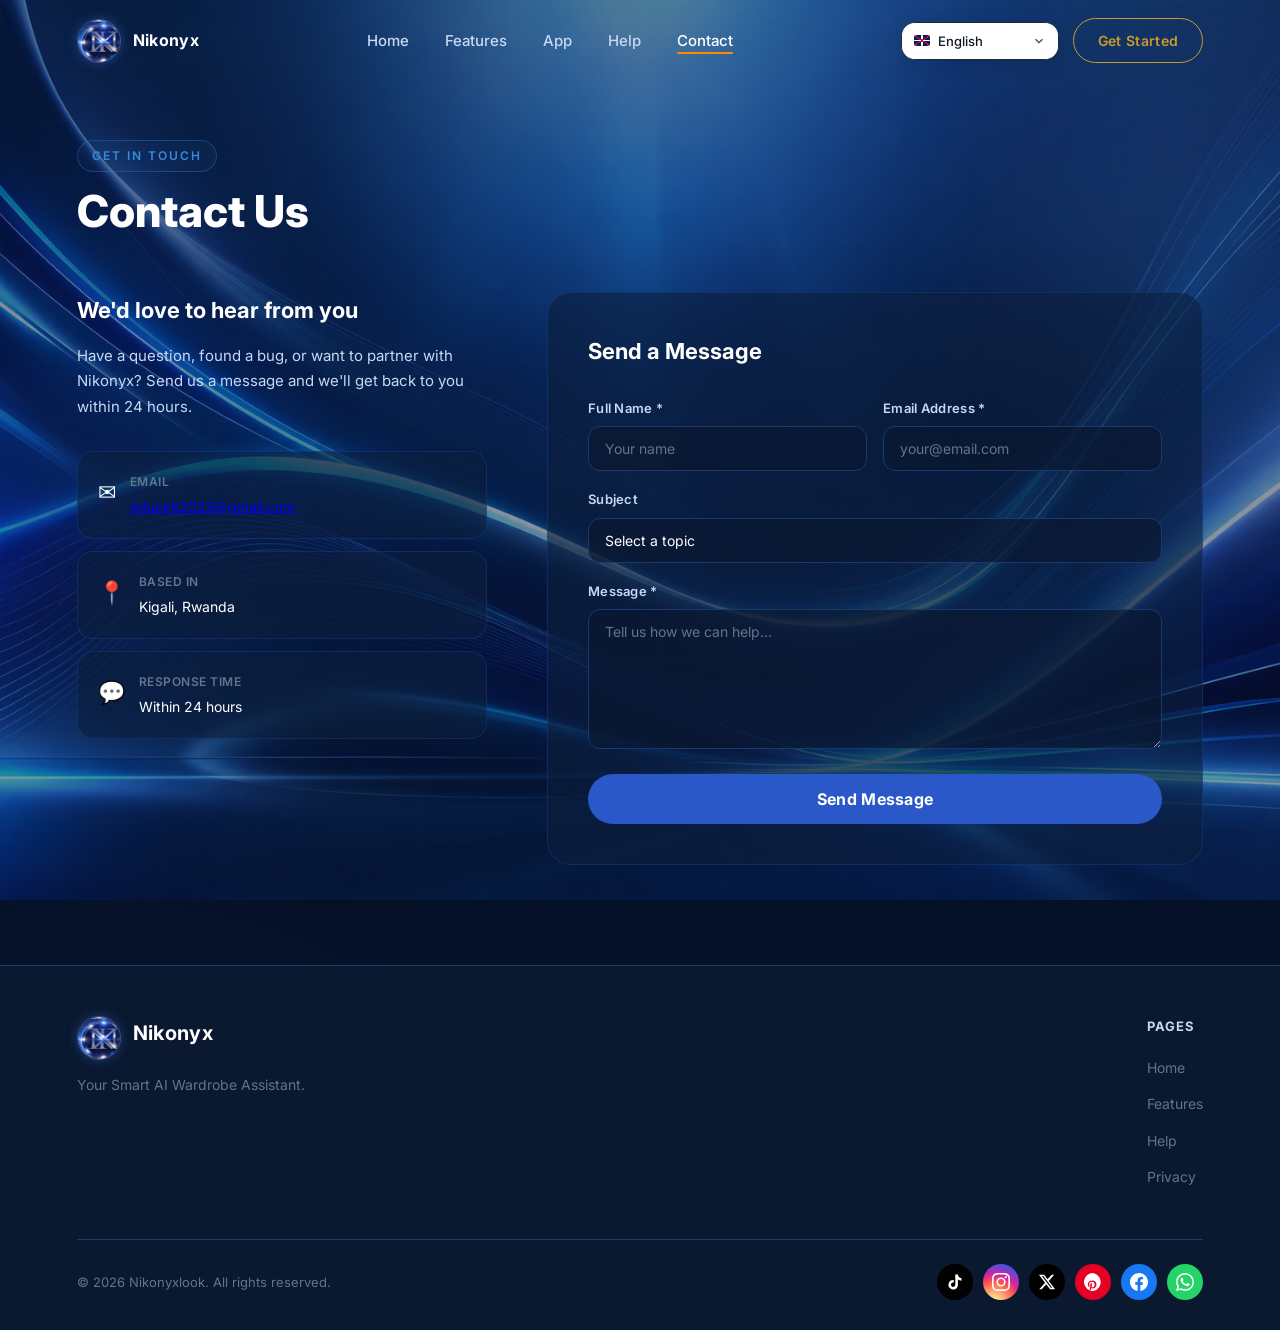
<file: pages/contact.html>
<!DOCTYPE html>
<html lang="en">
<head>
  <meta charset="UTF-8" />
  <meta name="viewport" content="width=device-width, initial-scale=1.0" />
  <title>Contact | Nikonyx</title>
  <link rel="preconnect" href="https://fonts.googleapis.com" />
  <link rel="preconnect" href="https://fonts.gstatic.com" crossorigin />
  <link href="https://fonts.googleapis.com/css2?family=Inter:wght@400;500;600;700;800&display=swap" rel="stylesheet" />
  <link rel="stylesheet" href="../style.css" />
  <style>
    .contact-page {
      position:relative; z-index:1;
      padding:140px 6% 100px;
    }
    .contact-page::before {
      content:''; position:absolute; top:0; left:50%; transform:translateX(-50%);
      width:700px; height:400px;
      background:radial-gradient(ellipse, rgba(42,88,200,0.15) 0%, transparent 70%);
      pointer-events:none;
    }

    .contact-grid {
      display:grid; grid-template-columns:1fr 1.6fr;
      gap:60px; margin-top:56px;
    }

    .contact-info h2 {
      font-family:'Inter',sans-serif; font-size:22px; font-weight:700;
      margin-bottom:14px;
    }
    .contact-info p { font-size:15px; color:var(--text-secondary); line-height:1.7; margin-bottom:32px; }

    .info-card {
      background:var(--glass-bg); border:1px solid var(--glass-border);
      border-radius:16px; padding:20px;
      display:flex; align-items:flex-start; gap:14px;
      margin-bottom:12px;
    }
    .info-card-icon { font-size:22px; flex-shrink:0; margin-top:2px; }
    .info-card-label { font-size:12px; color:var(--text-muted); margin-bottom:3px; font-weight:600; letter-spacing:.5px; text-transform:uppercase; }
    .info-card-value { font-size:14px; color:#fff; }

    .contact-form-wrap {
      background:var(--glass-bg); border:1px solid var(--glass-border);
      border-radius:24px; padding:40px;
    }

    .contact-form-wrap h2 {
      font-family:'Inter',sans-serif; font-size:22px; font-weight:700; margin-bottom:28px;
    }

    .form-row { display:grid; grid-template-columns:1fr 1fr; gap:16px; }
    .form-group { margin-bottom:18px; }
    .form-group label {
      display:block; font-size:13px; font-weight:600;
      color:var(--text-secondary); margin-bottom:7px; letter-spacing:.3px;
    }
    .form-group input,
    .form-group select,
    .form-group textarea {
      width:100%; background:rgba(10,24,48,0.7);
      border:1px solid var(--navy-border);
      border-radius:12px; padding:13px 16px;
      font-size:14px; font-family:'Inter',sans-serif;
      color:#fff; outline:none;
      transition:border-color 0.2s, box-shadow 0.2s;
    }
    .form-group input::placeholder,
    .form-group textarea::placeholder { color:var(--text-muted); }
    .form-group input:focus,
    .form-group select:focus,
    .form-group textarea:focus {
      border-color:var(--blue-accent);
      box-shadow:0 0 0 3px rgba(42,88,200,0.15);
    }
    .form-group select { cursor:pointer; appearance:none; }
    .form-group select option { background:var(--navy-mid); color:#fff; }
    .form-group textarea { height:140px; resize:vertical; }

    .submit-btn {
      width:100%; padding:15px;
      background:var(--blue-accent); color:#fff;
      border:none; border-radius:30px;
      font-family:'Inter',sans-serif; font-size:16px; font-weight:700;
      cursor:pointer; transition:all 0.25s; letter-spacing:.3px;
    }
    .submit-btn:hover { background:var(--blue-light); transform:translateY(-2px); box-shadow:0 8px 24px rgba(42,88,200,0.35); }
    .submit-btn:disabled { opacity:.6; transform:none; cursor:not-allowed; }

    @media(max-width:900px){ .contact-grid{grid-template-columns:1fr} }
    @media(max-width:600px){ .form-row{grid-template-columns:1fr} }
  </style>
</head>
<body>
  <div class="bg-orb bg-orb-1"></div>
  <div class="bg-orb bg-orb-2"></div>

  <nav class="navbar" id="navbar">
    <a href="../index.html" class="logo-wrap">
      <div class="logo-circle"><img src="../assets/nx-logo.png" alt="NX" class="nx-mark"/></div>
      <span class="logo-name">Nikonyx</span>
    </a>
    <ul class="nav-links" id="nav-links">
      <li><a href="../index.html">Home</a></li>
      <li><a href="features.html">Features</a></li>
      <li><a href="apps.html">App</a></li>
      <li><a href="help_center.html">Help</a></li>
      <li><a href="contact.html" class="active">Contact</a></li>
    </ul>
    <div class="nav-actions">
      <div class="lang-dd" data-lang-dd>
        <div class="lang-dd-panel">
          <button type="button" class="lang-dd-trigger" aria-haspopup="listbox" aria-expanded="false" aria-label="Select language">
            <span class="lang-flag lang-flag--en lang-dd-flag" aria-hidden="true"></span>
            <span class="lang-dd-label">English</span>
            <svg class="lang-dd-chev" viewBox="0 0 24 24" fill="none" stroke="currentColor" stroke-width="2" aria-hidden="true"><path d="M6 9l6 6 6-6"/></svg>
          </button>
          <ul class="lang-dd-menu" role="listbox" hidden>
            <li><button type="button" class="lang-dd-opt active" data-lang="en" role="option" aria-selected="true"><span class="lang-flag lang-flag--en" aria-hidden="true"></span>English</button></li>
            <li><button type="button" class="lang-dd-opt" data-lang="fr" role="option" aria-selected="false"><span class="lang-flag lang-flag--fr" aria-hidden="true"></span>Français</button></li>
            <li><button type="button" class="lang-dd-opt" data-lang="de" role="option" aria-selected="false"><span class="lang-flag lang-flag--de" aria-hidden="true"></span>Deutsch</button></li>
          </ul>
        </div>
      </div>
      <a href="apps.html" class="nav-cta">Get Started</a>
    </div>
    <button class="hamburger" id="hamburger" aria-label="Toggle menu">
      <span></span><span></span><span></span>
    </button>
  </nav>

  <div class="nav-overlay" id="nav-overlay">
    <a href="../index.html">Home</a>
    <a href="features.html">Features</a>
    <a href="apps.html">App</a>
    <a href="help_center.html">Help</a>
    <a href="contact.html">Contact</a>
    <div class="lang-dd lang-dd--mob" data-lang-dd>
      <div class="lang-dd-panel">
        <button type="button" class="lang-dd-trigger" aria-haspopup="listbox" aria-expanded="false" aria-label="Select language">
          <span class="lang-flag lang-flag--en lang-dd-flag" aria-hidden="true"></span>
          <span class="lang-dd-label">English</span>
          <svg class="lang-dd-chev" viewBox="0 0 24 24" fill="none" stroke="currentColor" stroke-width="2" aria-hidden="true"><path d="M6 9l6 6 6-6"/></svg>
        </button>
        <ul class="lang-dd-menu" role="listbox" hidden>
          <li><button type="button" class="lang-dd-opt active" data-lang="en" role="option" aria-selected="true"><span class="lang-flag lang-flag--en" aria-hidden="true"></span>English</button></li>
          <li><button type="button" class="lang-dd-opt" data-lang="fr" role="option" aria-selected="false"><span class="lang-flag lang-flag--fr" aria-hidden="true"></span>Français</button></li>
          <li><button type="button" class="lang-dd-opt" data-lang="de" role="option" aria-selected="false"><span class="lang-flag lang-flag--de" aria-hidden="true"></span>Deutsch</button></li>
        </ul>
      </div>
    </div>
    <a href="apps.html" class="nav-cta-mobile">Get Started</a>
  </div>

  <section class="contact-page">
    <div class="section-eyebrow reveal">Get In Touch</div>
    <h1 class="section-title reveal">Contact Us</h1>

    <div class="contact-grid">
      <div class="contact-info reveal">
        <h2>We'd love to hear from you</h2>
        <p>Have a question, found a bug, or want to partner with Nikonyx? Send us a message and we'll get back to you within 24 hours.</p>

        <div class="info-card">
          <div class="info-card-icon">&#9993;</div>
          <div>
            <div class="info-card-label">Email</div>
            <div class="info-card-value"><a href="mailto:educkit2025@gmail.com">educkit2025@gmail.com</a></div>
          </div>
        </div>

        <div class="info-card">
          <div class="info-card-icon">&#128205;</div>
          <div>
            <div class="info-card-label">Based in</div>
            <div class="info-card-value">Kigali, Rwanda</div>
          </div>
        </div>

        <div class="info-card">
          <div class="info-card-icon">&#128172;</div>
          <div>
            <div class="info-card-label">Response time</div>
            <div class="info-card-value">Within 24 hours</div>
          </div>
        </div>
      </div>

      <div class="contact-form-wrap reveal">
        <h2>Send a Message</h2>
        <form id="contactForm" novalidate>
          <div class="form-row">
            <div class="form-group">
              <label for="name">Full Name *</label>
              <input type="text" id="name" name="name" placeholder="Your name" required />
            </div>
            <div class="form-group">
              <label for="email">Email Address *</label>
              <input type="email" id="email" name="email" placeholder="your@email.com" required />
            </div>
          </div>
          <div class="form-group">
            <label for="subject">Subject</label>
            <select id="subject" name="subject">
              <option value="">Select a topic</option>
              <option value="general">General Enquiry</option>
              <option value="bug">Bug Report</option>
              <option value="feature">Feature Request</option>
              <option value="partnership">Partnership</option>
              <option value="privacy">Privacy / Data</option>
            </select>
          </div>
          <div class="form-group">
            <label for="message">Message *</label>
            <textarea id="message" name="message" placeholder="Tell us how we can help..." required></textarea>
          </div>
          <button type="submit" class="submit-btn">Send Message</button>
        </form>
      </div>
    </div>
  </section>

  <footer>
    <div class="footer-top">
      <div class="footer-brand">
        <a href="../index.html" class="logo-wrap" style="margin-bottom:14px;display:inline-flex">
          <div class="logo-circle"><img src="../assets/nx-logo.png" alt="NX" class="nx-mark"/></div>
          <span class="logo-name">Nikonyx</span>
        </a>
        <p>Your Smart AI Wardrobe Assistant.</p>
      </div>
      <div class="footer-col">
        <h4>Pages</h4>
        <ul>
          <li><a href="../index.html">Home</a></li>
          <li><a href="features.html">Features</a></li>
          <li><a href="help_center.html">Help</a></li>
          <li><a href="privacy.html">Privacy</a></li>
        </ul>
      </div>
    </div>
    <div class="footer-bottom">
      <p>&copy; 2026 Nikonyxlook. All rights reserved.</p>
      <div class="social-links">
        <a href="#" class="soc soc--tiktok" aria-label="TikTok" target="_blank" rel="noopener noreferrer"><svg viewBox="0 0 24 24" aria-hidden="true"><path fill="currentColor" d="M19.59 6.69a4.83 4.83 0 0 1-3.77-4.25V2h-3.45v13.67a2.89 2.89 0 0 1-5.2 1.74 2.89 2.89 0 0 1 2.31-4.64 2.93 2.93 0 0 1 .88.13V9.4a6.84 6.84 0 0 0-1-.05A6.33 6.33 0 0 0 5 20.1a6.34 6.34 0 0 0 10.86-4.43v-7a8.16 8.16 0 0 0 4.77 1.52v-3.4a4.85 4.85 0 0 1-1-.1z"/></svg></a>
        <a href="#" class="soc soc--instagram" aria-label="Instagram" target="_blank" rel="noopener noreferrer"><svg viewBox="0 0 24 24" aria-hidden="true"><path fill="currentColor" d="M12 2.163c3.204 0 3.584.012 4.85.07 3.252.148 4.771 1.691 4.919 4.919.058 1.265.069 1.645.069 4.849 0 3.205-.012 3.584-.069 4.849-.149 3.225-1.664 4.771-4.919 4.919-1.266.058-1.644.07-4.85.07-3.204 0-3.584-.012-4.849-.07-3.26-.149-4.771-1.699-4.919-4.92-.058-1.265-.07-1.644-.07-4.849 0-3.204.013-3.583.07-4.849.149-3.227 1.664-4.771 4.919-4.919 1.266-.057 1.645-.069 4.849-.069zM12 0C8.741 0 8.333.014 7.053.072 2.695.272.273 2.69.073 7.052.014 8.333 0 8.741 0 12c0 3.259.014 3.668.072 4.948.2 4.358 2.618 6.78 6.98 6.98C8.333 23.986 8.741 24 12 24c3.259 0 3.668-.014 4.948-.072 4.354-.2 6.782-2.618 6.979-6.98.059-1.28.073-1.689.073-4.948 0-3.259-.014-3.667-.072-4.947-.196-4.354-2.617-6.78-6.979-6.98C15.668.014 15.259 0 12 0zm0 5.838a6.162 6.162 0 1 0 0 12.324 6.162 6.162 0 0 0 0-12.324zM12 16a4 4 0 1 1 0-8 4 4 0 0 1 0 8zm6.406-11.845a1.44 1.44 0 1 0 0 2.881 1.44 1.44 0 0 0 0-2.881z"/></svg></a>
        <a href="#" class="soc soc--x" aria-label="X" target="_blank" rel="noopener noreferrer"><svg viewBox="0 0 24 24" aria-hidden="true"><path fill="currentColor" d="M18.244 2.25h3.308l-7.227 8.26 8.502 11.24H16.17l-5.214-6.817L4.99 21.75H1.68l7.73-8.835L1.254 2.25H8.08l4.713 6.231zm-1.161 17.52h1.833L7.084 4.126H5.117z"/></svg></a>
        <a href="#" class="soc soc--pinterest" aria-label="Pinterest" target="_blank" rel="noopener noreferrer"><svg viewBox="0 0 24 24" aria-hidden="true"><path fill="currentColor" d="M12 0a12 12 0 0 0-4.37 23.17c-.07-.63-.14-1.6.03-2.29.15-.63.97-4.01.97-4.01s-.25-.5-.25-1.24c0-1.16.67-2.03 1.51-2.03.71 0 1.05.53 1.05 1.17 0 .71-.46 1.78-.69 2.77-.2.83.42 1.51 1.24 1.51 1.49 0 2.63-1.57 2.63-3.84 0-2.01-1.44-3.42-3.5-3.42-2.38 0-3.78 1.79-3.78 3.64 0 .72.28 1.5.63 1.92a.25.25 0 0 1 .06.24c-.07.28-.22.88-.25 1-.04.16-.13.2-.3.12-1.12-.52-1.82-2.15-1.82-3.46 0-2.82 2.05-5.41 5.91-5.41 3.11 0 5.52 2.21 5.52 5.16 0 3.09-1.95 5.58-4.66 5.58-.91 0-1.76-.47-2.05-1.03l-.56 2.14c-.2.78-.75 1.75-1.12 2.34A12 12 0 1 0 12 0z"/></svg></a>
        <a href="#" class="soc soc--facebook" aria-label="Facebook" target="_blank" rel="noopener noreferrer"><svg viewBox="0 0 24 24" aria-hidden="true"><path fill="currentColor" d="M24 12.073C24 5.405 18.627 0 12 0S0 5.405 0 12.073C0 18.1 4.388 23.094 10.125 24v-8.437H7.078v-3.49h3.047V9.845c0-3.007 1.792-4.669 4.533-4.669 1.312 0 2.686.235 2.686.235v2.953H15.83c-1.491 0-1.956.925-1.956 1.874v2.25h3.328l-.532 3.49h-2.796V24C19.612 23.094 24 18.1 24 12.073z"/></svg></a>
        <a href="#" class="soc soc--whatsapp" aria-label="WhatsApp" target="_blank" rel="noopener noreferrer"><svg viewBox="0 0 24 24" aria-hidden="true"><path fill="currentColor" d="M17.472 14.382c-.297-.149-1.758-.867-2.03-.967-.273-.099-.471-.148-.67.15-.197.297-.767.966-.94 1.164-.173.199-.347.223-.644.075-.297-.15-1.255-.463-2.39-1.475-.883-.788-1.48-1.761-1.653-2.059-.173-.297-.018-.458.13-.606.134-.133.298-.347.446-.52.149-.174.198-.298.298-.497.099-.198.05-.371-.025-.52-.075-.149-.669-1.612-.916-2.207-.242-.579-.487-.5-.669-.51-.173-.008-.371-.01-.57-.01-.198 0-.52.074-.792.372-.272.297-1.04 1.016-1.04 2.479 0 1.462 1.065 2.875 1.213 3.074.149.198 2.096 3.2 5.077 4.487.709.306 1.262.489 1.694.625.712.227 1.36.195 1.871.118.571-.085 1.758-.719 2.006-1.413.248-.694.248-1.289.173-1.413-.074-.124-.272-.198-.57-.347m-5.421 7.403h-.004a9.87 9.87 0 01-5.031-1.378l-.361-.214-3.741.982.998-3.648-.235-.374a9.86 9.86 0 01-1.51-5.26c.001-5.45 4.436-9.884 9.888-9.884 2.64 0 5.122 1.03 6.988 2.898a9.825 9.825 0 012.893 6.994c-.003 5.45-4.435 9.884-9.885 9.884m8.413-18.297A11.815 11.815 0 0012.05 0C5.495 0 .16 5.335.157 11.892c0 2.096.547 4.142 1.588 5.945L.057 24l6.305-1.654a11.882 11.882 0 005.683 1.448h.005c6.554 0 11.89-5.335 11.893-11.893a11.821 11.821 0 00-3.48-8.413z"/></svg></a>
      </div>
    </div>
  </footer>
  <script src="../script.js"></script>
</body>
</html>
</file>
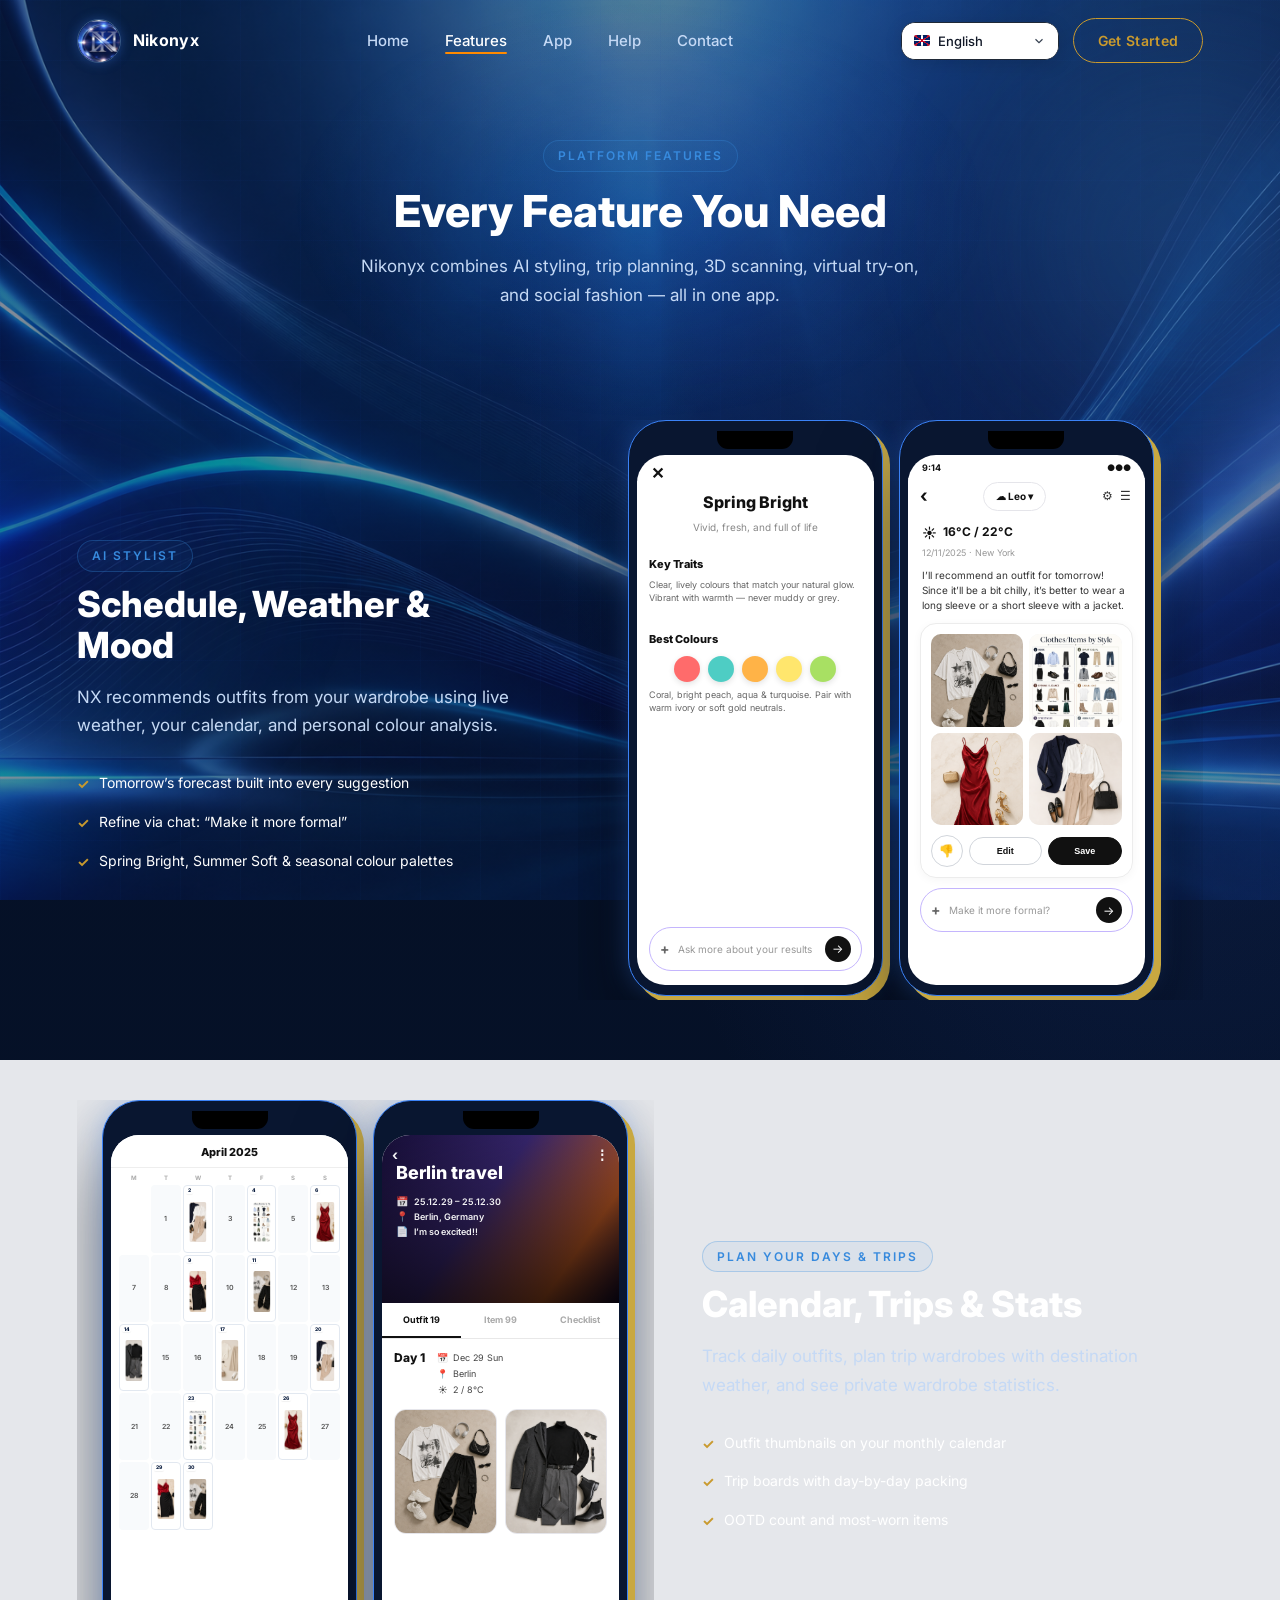
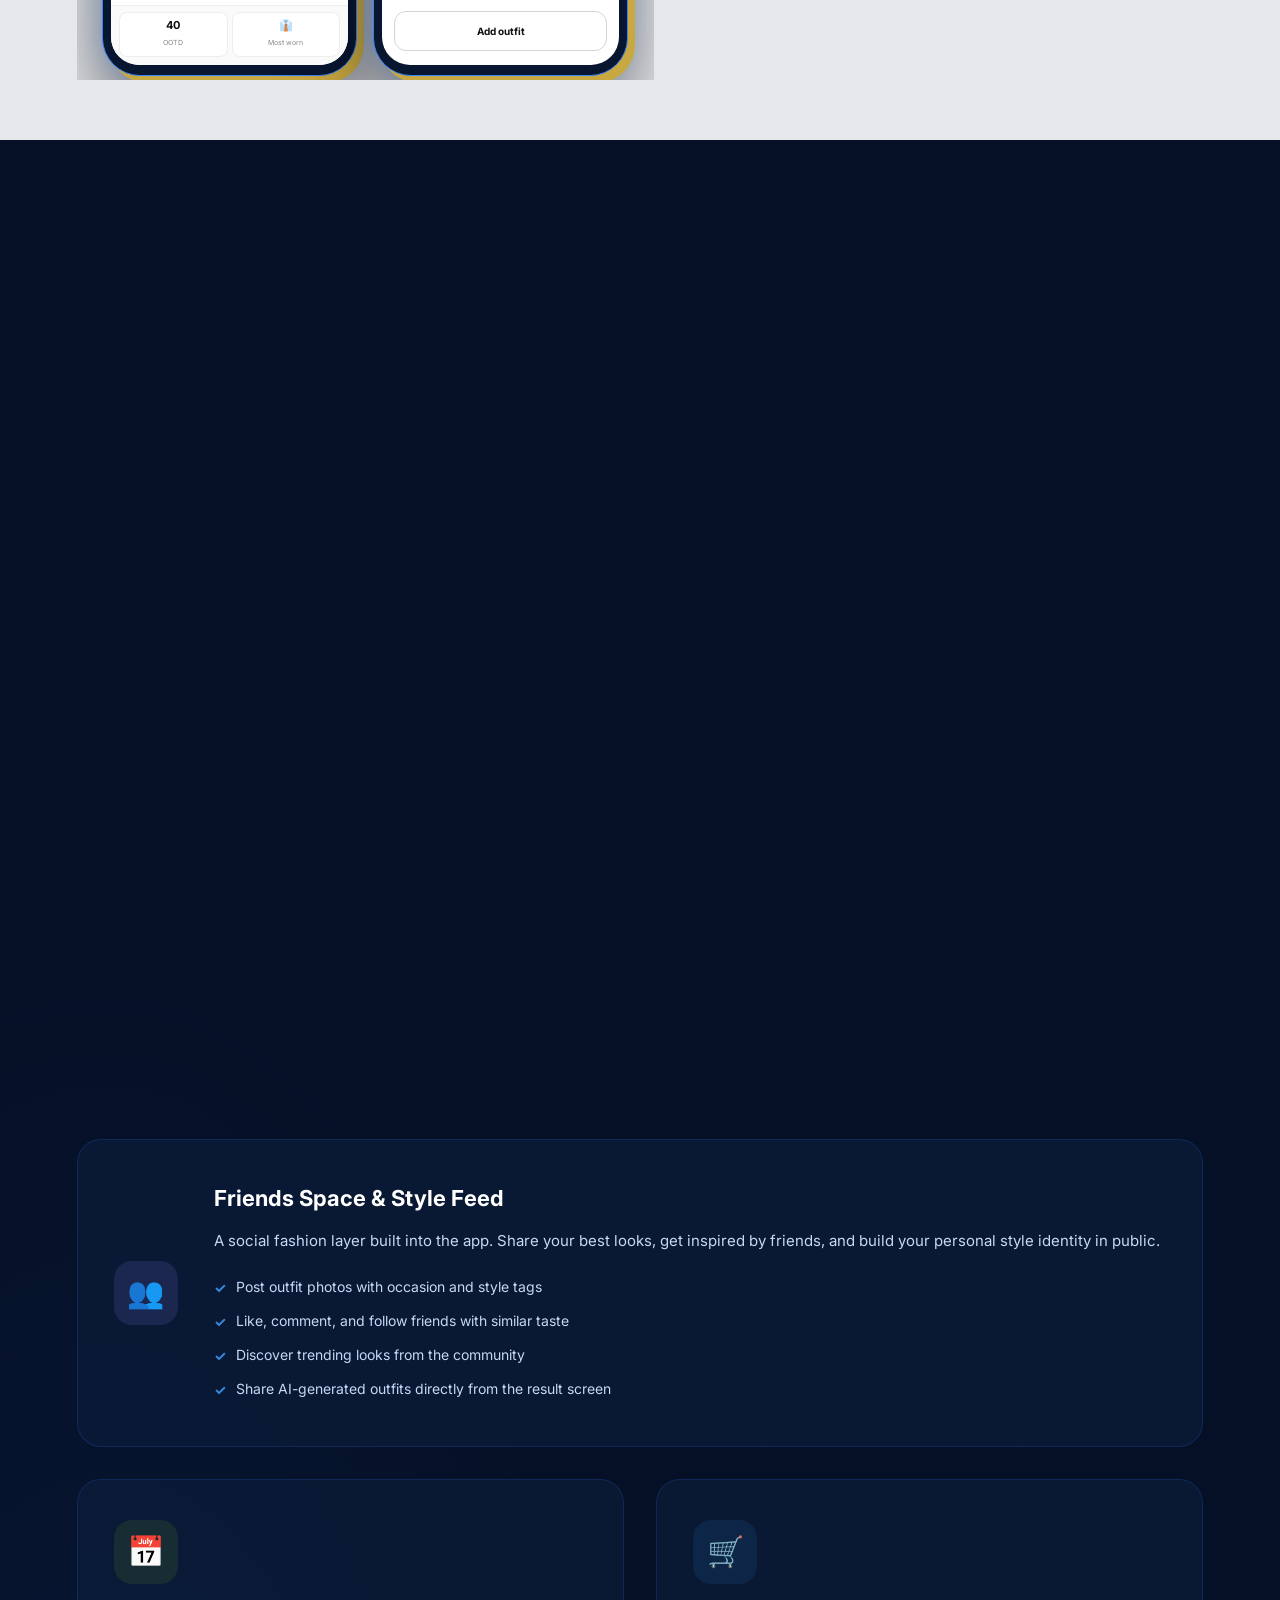
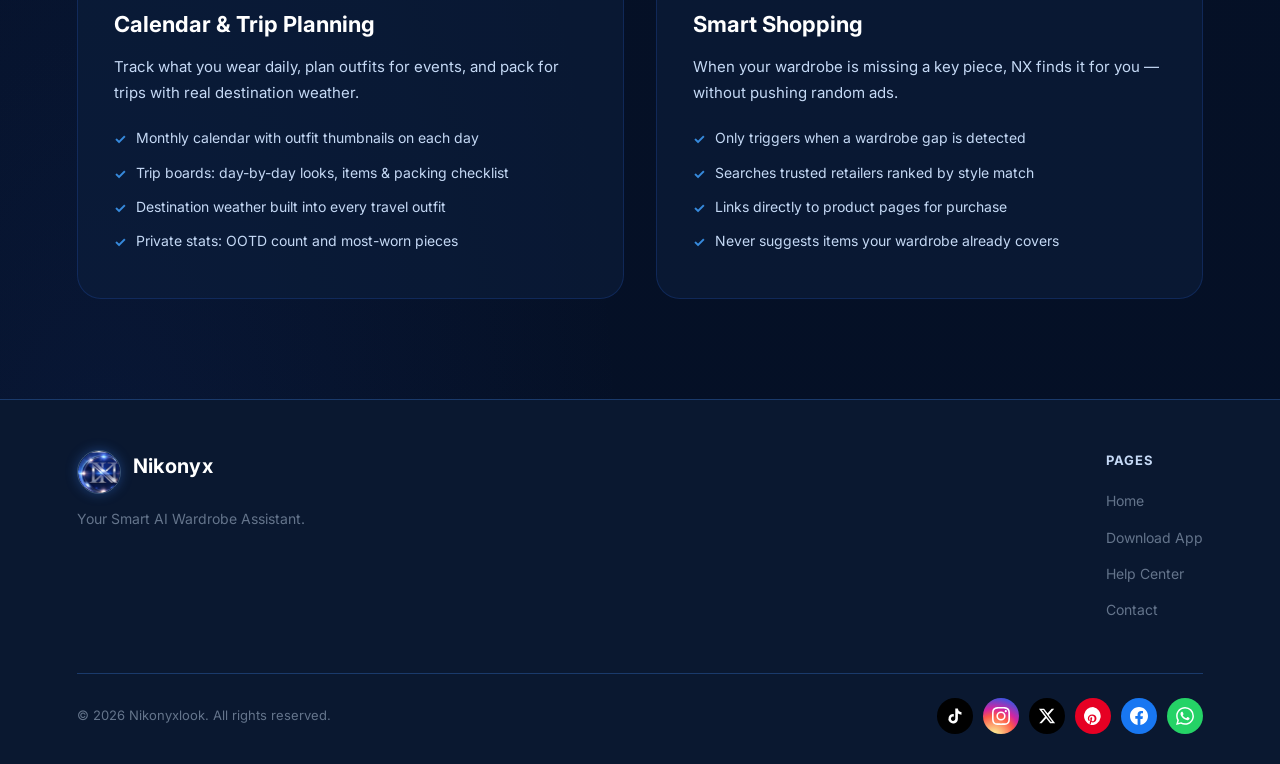
<file: pages/features.html>
﻿<!DOCTYPE html>
<html lang="en">
<head>
  <meta charset="UTF-8" />
  <meta name="viewport" content="width=device-width, initial-scale=1.0" />
  <title>Features | Nikonyx</title>
  <link rel="preconnect" href="https://fonts.googleapis.com" />
  <link rel="preconnect" href="https://fonts.gstatic.com" crossorigin />
  <link href="https://fonts.googleapis.com/css2?family=Inter:wght@400;500;600;700;800&display=swap" rel="stylesheet" />
  <link rel="stylesheet" href="../style.css" />
  <link rel="stylesheet" href="../assets/nx-phone-shell.css" />
  <link rel="stylesheet" href="../assets/nx-showcase.css" />
  <style>
    .feat-hero { padding: 140px 6% 70px; position: relative; z-index:1; text-align: center; }
    .feat-hero::before {
      content:''; position:absolute; top:0; left:50%; transform:translateX(-50%);
      width:700px; height:420px;
      background:radial-gradient(ellipse, rgba(42,88,200,0.18) 0%, transparent 70%);
      pointer-events:none;
    }
    .feat-intro { font-size:17px; color:var(--text-secondary); max-width:560px; margin:16px auto 0; line-height:1.7; }

    .features-full { padding: 70px 6% 100px; position:relative; z-index:1; }
    .feat-big-grid { display:grid; grid-template-columns:1fr 1fr; gap:32px; }

    .feat-big-card {
      border-radius:24px; padding:40px 36px;
      background:var(--glass-bg); border:1px solid var(--glass-border);
      transition: transform 0.3s, border-color 0.3s, box-shadow 0.3s;
    }
    .feat-big-card:hover {
      transform:translateY(-6px);
      border-color:var(--blue-accent);
      box-shadow:0 16px 48px rgba(42,88,200,0.18);
    }
    .feat-big-card.span2 { grid-column: 1 / -1; display:flex; gap:36px; align-items:center; }

    .feat-big-icon {
      width:64px; height:64px; border-radius:18px;
      display:flex; align-items:center; justify-content:center;
      font-size:30px; margin-bottom:22px; flex-shrink:0;
    }
    .feat-big-card.span2 .feat-big-icon { margin-bottom:0; }

    .feat-big-card h2 {
      font-family:'Inter',sans-serif; font-size:22px; font-weight:700;
      margin-bottom:12px;
    }
    .feat-big-card p { font-size:15px; color:var(--text-secondary); line-height:1.7; margin-bottom:16px; }
    .feat-bullets { list-style:none; }
    .feat-bullets li {
      font-size:14px; color:var(--text-secondary); padding:5px 0;
      display:flex; align-items:flex-start; gap:10px;
    }
    .feat-bullets li::before { content:'\2713'; color:var(--blue-light); font-weight:700; margin-top:1px; flex-shrink:0; }

    @media (max-width:768px) {
      .feat-big-grid { grid-template-columns:1fr; }
      .feat-big-card.span2 { flex-direction:column; gap:20px; }
    }
  </style>
</head>
<body>
  <div class="bg-orb bg-orb-1"></div>
  <div class="bg-orb bg-orb-2"></div>

  <nav class="navbar" id="navbar">
    <a href="../index.html" class="logo-wrap">
      <div class="logo-circle"><img src="../assets/nx-logo.png" alt="NX" class="nx-mark"/></div>
      <span class="logo-name">Nikonyx</span>
    </a>
    <ul class="nav-links" id="nav-links">
      <li><a href="../index.html">Home</a></li>
      <li><a href="features.html" class="active">Features</a></li>
      <li><a href="apps.html">App</a></li>
      <li><a href="help_center.html">Help</a></li>
      <li><a href="contact.html">Contact</a></li>
    </ul>
    <div class="nav-actions">
      <div class="lang-dd" data-lang-dd>
        <div class="lang-dd-panel">
          <button type="button" class="lang-dd-trigger" aria-haspopup="listbox" aria-expanded="false" aria-label="Select language">
            <span class="lang-flag lang-flag--en lang-dd-flag" aria-hidden="true"></span>
            <span class="lang-dd-label">English</span>
            <svg class="lang-dd-chev" viewBox="0 0 24 24" fill="none" stroke="currentColor" stroke-width="2" aria-hidden="true"><path d="M6 9l6 6 6-6"/></svg>
          </button>
          <ul class="lang-dd-menu" role="listbox" hidden>
            <li><button type="button" class="lang-dd-opt active" data-lang="en" role="option" aria-selected="true"><span class="lang-flag lang-flag--en" aria-hidden="true"></span>English</button></li>
            <li><button type="button" class="lang-dd-opt" data-lang="fr" role="option" aria-selected="false"><span class="lang-flag lang-flag--fr" aria-hidden="true"></span>Français</button></li>
            <li><button type="button" class="lang-dd-opt" data-lang="de" role="option" aria-selected="false"><span class="lang-flag lang-flag--de" aria-hidden="true"></span>Deutsch</button></li>
          </ul>
        </div>
      </div>
      <a href="apps.html" class="nav-cta">Get Started</a>
    </div>
    <button class="hamburger" id="hamburger" aria-label="Toggle menu">
      <span></span><span></span><span></span>
    </button>
  </nav>

  <div class="nav-overlay" id="nav-overlay">
    <a href="../index.html">Home</a>
    <a href="features.html">Features</a>
    <a href="apps.html">App</a>
    <a href="help_center.html">Help</a>
    <a href="contact.html">Contact</a>
    <div class="lang-dd lang-dd--mob" data-lang-dd>
      <div class="lang-dd-panel">
        <button type="button" class="lang-dd-trigger" aria-haspopup="listbox" aria-expanded="false" aria-label="Select language">
          <span class="lang-flag lang-flag--en lang-dd-flag" aria-hidden="true"></span>
          <span class="lang-dd-label">English</span>
          <svg class="lang-dd-chev" viewBox="0 0 24 24" fill="none" stroke="currentColor" stroke-width="2" aria-hidden="true"><path d="M6 9l6 6 6-6"/></svg>
        </button>
        <ul class="lang-dd-menu" role="listbox" hidden>
          <li><button type="button" class="lang-dd-opt active" data-lang="en" role="option" aria-selected="true"><span class="lang-flag lang-flag--en" aria-hidden="true"></span>English</button></li>
          <li><button type="button" class="lang-dd-opt" data-lang="fr" role="option" aria-selected="false"><span class="lang-flag lang-flag--fr" aria-hidden="true"></span>Français</button></li>
          <li><button type="button" class="lang-dd-opt" data-lang="de" role="option" aria-selected="false"><span class="lang-flag lang-flag--de" aria-hidden="true"></span>Deutsch</button></li>
        </ul>
      </div>
    </div>
    <a href="apps.html" class="nav-cta-mobile">Get Started</a>
  </div>

  <div class="feat-hero">
    <div class="section-eyebrow reveal">Platform Features</div>
    <h1 class="section-title reveal">Every Feature You Need</h1>
    <p class="feat-intro reveal">Nikonyx combines AI styling, trip planning, 3D scanning, virtual try-on, and social fashion — all in one app.</p>
  </div>

  <section class="nx-showcase nx-showcase--light" style="padding:40px 6% 60px">
    <div class="nx-showcase-row">
      <div class="nx-showcase-copy reveal">
        <div class="section-eyebrow" style="margin-bottom:12px">AI Stylist</div>
        <h2 class="section-title" style="text-align:left;font-size:clamp(24px,3vw,36px)">Schedule, Weather &amp; Mood</h2>
        <p class="feat-intro" style="margin:12px 0 0;text-align:left">NX recommends outfits from your wardrobe using live weather, your calendar, and personal colour analysis.</p>
        <ul class="nx-showcase-list">
          <li>Tomorrow&rsquo;s forecast built into every suggestion</li>
          <li>Refine via chat: &ldquo;Make it more formal&rdquo;</li>
          <li>Spring Bright, Summer Soft &amp; seasonal colour palettes</li>
        </ul>
      </div>
      <div class="nx-showcase-phones nx-showcase-phones--parallel reveal">
        <div class="phone phone--parallel">
          <div class="p-notch"></div>
          <div class="p-screen nx-showcase-screen nx-ai-color-screen">
            <div class="nx-color-close" aria-hidden="true">&#10005;</div>
            <div class="nx-color-hd"><h4>Spring Bright</h4><p>Vivid, fresh, and full of life</p></div>
            <div class="nx-color-body">
              <div class="nx-color-block"><h5>Key Traits</h5><p>Clear, lively colours that match your natural glow. Vibrant with warmth — never muddy or grey.</p></div>
              <div class="nx-color-block"><h5>Best Colours</h5>
                <div class="nx-color-swatches"><i class="nx-sw--coral"></i><i class="nx-sw--aqua"></i><i class="nx-sw--peach"></i><i class="nx-sw--yellow"></i><i class="nx-sw--lime"></i></div>
                <p>Coral, bright peach, aqua &amp; turquoise. Pair with warm ivory or soft gold neutrals.</p>
              </div>
            </div>
            <div class="nx-ai-chat"><span class="nx-ai-chat-plus" aria-hidden="true">+</span><span class="nx-ai-chat-ph">Ask more about your results</span><span class="nx-ai-chat-send" aria-hidden="true">&#8594;</span></div>
          </div>
        </div>
        <div class="phone phone--parallel">
          <div class="p-notch"></div>
          <div class="p-screen nx-showcase-screen nx-ai-outfit-screen">
            <div class="nx-ai-status"><span>9:14</span><span aria-hidden="true">&#9679;&#9679;&#9679;</span></div>
            <div class="nx-ai-nav"><span class="nx-ai-back" aria-hidden="true">&#8249;</span><span class="nx-ai-user">&#9729; Leo &#9662;</span><span class="nx-ai-nav-r" aria-hidden="true">&#9881; &#9776;</span></div>
            <div class="nx-ai-ctx">
              <div class="nx-ai-weather-line"><span aria-hidden="true">&#9728;</span><strong>16&deg;C / 22&deg;C</strong></div>
              <div class="nx-ai-loc">12/11/2025 &middot; New York</div>
              <p class="nx-ai-msg">I&rsquo;ll recommend an outfit for tomorrow! Since it&rsquo;ll be a bit chilly, it&rsquo;s better to wear a long sleeve or a short sleeve with a jacket.</p>
            </div>
            <div class="nx-ai-card">
              <div class="nx-ai-outfit-grid">
                <img src="../assets/app-cap/outfit-streetwear.png" alt="Top"/>
                <img src="../assets/app-cap/outfit-work.png" alt="Trousers"/>
                <img src="../assets/app-cap/outfit-evening.png" alt="Jacket"/>
                <img src="../assets/app-cap/outfit-smart-casual.png" alt="Shoes"/>
              </div>
              <div class="nx-ai-actions">
                <button type="button" class="nx-ai-dislike" aria-label="Dislike">&#128078;</button>
                <button type="button" class="edit">Edit</button>
                <button type="button" class="save">Save</button>
              </div>
            </div>
            <div class="nx-ai-chat"><span class="nx-ai-chat-plus" aria-hidden="true">+</span><span class="nx-ai-chat-ph">Make it more formal?</span><span class="nx-ai-chat-send" aria-hidden="true">&#8594;</span></div>
          </div>
        </div>
      </div>
    </div>
  </section>

  <section class="nx-showcase" style="padding:40px 6% 60px;background:var(--bg-primary)">
    <div class="nx-showcase-row nx-showcase-row--flip">
      <div class="nx-showcase-phones nx-showcase-phones--parallel reveal">
        <div class="phone phone--parallel">
          <div class="p-notch"></div>
          <div class="p-screen nx-showcase-screen nx-trip-cal-screen">
            <div class="nx-trip-cal-hd">April 2025</div>
            <div class="nx-trip-cal-grid">
              <span class="dow">M</span><span class="dow">T</span><span class="dow">W</span><span class="dow">T</span><span class="dow">F</span><span class="dow">S</span><span class="dow">S</span>
              <span class="day"></span><span class="day">1</span>
              <span class="day has-outfit"><span class="day-num">2</span><img src="../assets/app-cap/outfit-smart-casual.png" alt="Outfit Apr 2"/></span>
              <span class="day">3</span>
              <span class="day has-outfit"><span class="day-num">4</span><img src="../assets/app-cap/outfit-work.png" alt="Outfit Apr 4"/></span>
              <span class="day">5</span>
              <span class="day has-outfit"><span class="day-num">6</span><img src="../assets/app-cap/outfit-evening.png" alt="Outfit Apr 6"/></span>
              <span class="day">7</span><span class="day">8</span>
              <span class="day has-outfit"><span class="day-num">9</span><img src="../assets/app-cap/outfit-party.png" alt="Outfit Apr 9"/></span>
              <span class="day">10</span>
              <span class="day has-outfit"><span class="day-num">11</span><img src="../assets/app-cap/outfit-streetwear.png" alt="Outfit Apr 11"/></span>
              <span class="day">12</span><span class="day">13</span>
              <span class="day has-outfit"><span class="day-num">14</span><img src="../assets/app-cap/outfit-city-chic.png" alt="Outfit Apr 14"/></span>
              <span class="day">15</span><span class="day">16</span>
              <span class="day has-outfit"><span class="day-num">17</span><img src="../assets/app-cap/outfit-minimalist.png" alt="Outfit Apr 17"/></span>
              <span class="day">18</span><span class="day">19</span>
              <span class="day has-outfit"><span class="day-num">20</span><img src="../assets/app-cap/outfit-smart-casual.png" alt="Outfit Apr 20"/></span>
              <span class="day">21</span><span class="day">22</span>
              <span class="day has-outfit"><span class="day-num">23</span><img src="../assets/app-cap/outfit-work.png" alt="Outfit Apr 23"/></span>
              <span class="day">24</span><span class="day">25</span>
              <span class="day has-outfit"><span class="day-num">26</span><img src="../assets/app-cap/outfit-evening.png" alt="Outfit Apr 26"/></span>
              <span class="day">27</span><span class="day">28</span>
              <span class="day has-outfit"><span class="day-num">29</span><img src="../assets/app-cap/outfit-party.png" alt="Outfit Apr 29"/></span>
              <span class="day has-outfit"><span class="day-num">30</span><img src="../assets/app-cap/outfit-streetwear.png" alt="Outfit Apr 30"/></span>
              <span class="day"></span><span class="day"></span><span class="day"></span><span class="day"></span><span class="day"></span><span class="day"></span><span class="day"></span>
            </div>
            <div class="nx-trip-stats">
              <div class="nx-trip-stat"><strong>40</strong><span>OOTD</span></div>
              <div class="nx-trip-stat"><strong>&#128084;</strong><span>Most worn</span></div>
            </div>
          </div>
        </div>
        <div class="phone phone--parallel">
          <div class="p-notch"></div>
          <div class="p-screen nx-showcase-screen nx-trip-screen">
            <div class="nx-trip-hero">
              <div class="nx-trip-hero-nav"><span aria-hidden="true">&#8249;</span><span aria-hidden="true">&#8942;</span></div>
              <h4>Berlin travel</h4>
              <ul class="nx-trip-meta">
                <li><span class="ico" aria-hidden="true">&#128197;</span> 25.12.29 &ndash; 25.12.30</li>
                <li><span class="ico" aria-hidden="true">&#128205;</span> Berlin, Germany</li>
                <li><span class="ico" aria-hidden="true">&#128196;</span> I&rsquo;m so excited!!</li>
              </ul>
            </div>
            <div class="nx-trip-tabs"><span class="on">Outfit 19</span><span>Item 99</span><span>Checklist</span></div>
            <div class="nx-trip-day">
              <div class="nx-trip-day-row">
                <strong class="nx-trip-day-label">Day 1</strong>
                <div class="nx-trip-day-info">
                  <div><span class="ico" aria-hidden="true">&#128197;</span> Dec 29 Sun</div>
                  <div><span class="ico" aria-hidden="true">&#128205;</span> Berlin</div>
                  <div><span class="ico" aria-hidden="true">&#9728;</span> 2 / 8&deg;C</div>
                </div>
              </div>
              <div class="nx-trip-outfits">
                <div class="nx-trip-outfit-card"><img src="../assets/app-cap/outfit-streetwear.png" alt="Berlin day 1 outfit"/></div>
                <div class="nx-trip-outfit-card"><img src="../assets/app-cap/outfit-city-chic.png" alt="Berlin day 1 outfit"/></div>
              </div>
            </div>
            <div class="nx-trip-add">Add outfit</div>
          </div>
        </div>
      </div>
      <div class="nx-showcase-copy reveal">
        <div class="section-eyebrow" style="margin-bottom:12px">Plan Your Days &amp; Trips</div>
        <h2 class="section-title" style="text-align:left;font-size:clamp(24px,3vw,36px)">Calendar, Trips &amp; Stats</h2>
        <p class="feat-intro" style="margin:12px 0 0;text-align:left">Track daily outfits, plan trip wardrobes with destination weather, and see private wardrobe statistics.</p>
        <ul class="nx-showcase-list">
          <li>Outfit thumbnails on your monthly calendar</li>
          <li>Trip boards with day-by-day packing</li>
          <li>OOTD count and most-worn items</li>
        </ul>
      </div>
    </div>
  </section>

  <section class="features-full">
    <div class="feat-big-grid">

      <div class="feat-big-card reveal">
        <div class="feat-big-icon" style="background:rgba(42,88,200,0.15)">&#129302;</div>
        <h2>AI Outfit Suggestions</h2>
        <p>Multi-agent AI recommends complete outfits for any occasion, pulling only from items in your own wardrobe — with weather and colour context.</p>
        <ul class="feat-bullets">
          <li>Occasion-aware: date, wedding, work, casual, interview</li>
          <li>Weather and location context for smart seasonal picks</li>
          <li>Personal colour analysis — know which shades suit you</li>
          <li>Chat to refine: &ldquo;Make it more formal&rdquo; or &ldquo;Add a layer&rdquo;</li>
        </ul>
      </div>

      <div class="feat-big-card reveal">
        <div class="feat-big-icon" style="background:rgba(15,110,86,0.18)">&#128084;</div>
        <h2>Wardrobe Manager</h2>
        <p>Your digital closet. Photograph each garment and AI auto-tags every item instantly — no manual entry needed.</p>
        <ul class="feat-bullets">
          <li>Auto-detects: category, colour, style tag, season</li>
          <li>Background removal for clean clothing display</li>
          <li>Filter and search by any tag or category</li>
          <li>Synced to cloud — access from any device</li>
        </ul>
      </div>

      <div class="feat-big-card reveal">
        <div class="feat-big-icon" style="background:rgba(201,154,46,0.15)">&#129706;</div>
        <h2>Virtual Try-On Room</h2>
        <p>See exactly how any outfit looks on your body before committing — using AI image compositing technology.</p>
        <ul class="feat-bullets">
          <li>Upload a full-body photo once, try unlimited outfits</li>
          <li>Realistic drape and fit simulation</li>
          <li>Save and compare try-on results side by side</li>
          <li>Share to Friends Space or Style Feed directly</li>
        </ul>
      </div>

      <div class="feat-big-card reveal">
        <div class="feat-big-icon" style="background:rgba(216,90,48,0.15)">&#11835;</div>
        <h2>3D Avatar Creation</h2>
        <p>Rotate 360&deg; in front of your camera. Nikonyx builds a precise digital twin of your body for accurate size recommendations.</p>
        <ul class="feat-bullets">
          <li>52-frame 360&deg; capture pipeline</li>
          <li>Extracts shoulder, chest, waist, hip, inseam measurements</li>
          <li>Exports as GLB file — wear outfits in 3D viewer</li>
          <li>Connects to virtual try-on and size recommendation engine</li>
        </ul>
      </div>

      <div class="feat-big-card span2 reveal">
        <div class="feat-big-icon" style="background:rgba(127,119,221,0.15)">&#128101;</div>
        <div>
          <h2>Friends Space &amp; Style Feed</h2>
          <p>A social fashion layer built into the app. Share your best looks, get inspired by friends, and build your personal style identity in public.</p>
          <ul class="feat-bullets">
            <li>Post outfit photos with occasion and style tags</li>
            <li>Like, comment, and follow friends with similar taste</li>
            <li>Discover trending looks from the community</li>
            <li>Share AI-generated outfits directly from the result screen</li>
          </ul>
        </div>
      </div>

      <div class="feat-big-card reveal">
        <div class="feat-big-icon" style="background:rgba(99,153,34,0.15)">&#128197;</div>
        <h2>Calendar &amp; Trip Planning</h2>
        <p>Track what you wear daily, plan outfits for events, and pack for trips with real destination weather.</p>
        <ul class="feat-bullets">
          <li>Monthly calendar with outfit thumbnails on each day</li>
          <li>Trip boards: day-by-day looks, items &amp; packing checklist</li>
          <li>Destination weather built into every travel outfit</li>
          <li>Private stats: OOTD count and most-worn pieces</li>
        </ul>
      </div>

      <div class="feat-big-card reveal">
        <div class="feat-big-icon" style="background:rgba(55,138,221,0.12)">&#128722;</div>
        <h2>Smart Shopping</h2>
        <p>When your wardrobe is missing a key piece, NX finds it for you — without pushing random ads.</p>
        <ul class="feat-bullets">
          <li>Only triggers when a wardrobe gap is detected</li>
          <li>Searches trusted retailers ranked by style match</li>
          <li>Links directly to product pages for purchase</li>
          <li>Never suggests items your wardrobe already covers</li>
        </ul>
      </div>

    </div>
  </section>

  <footer>
    <div class="footer-top">
      <div class="footer-brand">
        <a href="../index.html" class="logo-wrap" style="margin-bottom:14px;display:inline-flex">
          <div class="logo-circle"><img src="../assets/nx-logo.png" alt="NX" class="nx-mark"/></div>
          <span class="logo-name">Nikonyx</span>
        </a>
        <p>Your Smart AI Wardrobe Assistant.</p>
      </div>
      <div class="footer-col">
        <h4>Pages</h4>
        <ul>
          <li><a href="../index.html">Home</a></li>
          <li><a href="apps.html">Download App</a></li>
          <li><a href="help_center.html">Help Center</a></li>
          <li><a href="contact.html">Contact</a></li>
        </ul>
      </div>
    </div>
    <div class="footer-bottom">
      <p>&copy; 2026 Nikonyxlook. All rights reserved.</p>
      <div class="social-links">
        <a href="#" class="soc soc--tiktok" aria-label="TikTok" target="_blank" rel="noopener noreferrer"><svg viewBox="0 0 24 24" aria-hidden="true"><path fill="currentColor" d="M19.59 6.69a4.83 4.83 0 0 1-3.77-4.25V2h-3.45v13.67a2.89 2.89 0 0 1-5.2 1.74 2.89 2.89 0 0 1 2.31-4.64 2.93 2.93 0 0 1 .88.13V9.4a6.84 6.84 0 0 0-1-.05A6.33 6.33 0 0 0 5 20.1a6.34 6.34 0 0 0 10.86-4.43v-7a8.16 8.16 0 0 0 4.77 1.52v-3.4a4.85 4.85 0 0 1-1-.1z"/></svg></a>
        <a href="#" class="soc soc--instagram" aria-label="Instagram" target="_blank" rel="noopener noreferrer"><svg viewBox="0 0 24 24" aria-hidden="true"><path fill="currentColor" d="M12 2.163c3.204 0 3.584.012 4.85.07 3.252.148 4.771 1.691 4.919 4.919.058 1.265.069 1.645.069 4.849 0 3.205-.012 3.584-.069 4.849-.149 3.225-1.664 4.771-4.919 4.919-1.266.058-1.644.07-4.85.07-3.204 0-3.584-.012-4.849-.07-3.26-.149-4.771-1.699-4.919-4.92-.058-1.265-.07-1.644-.07-4.849 0-3.204.013-3.583.07-4.849.149-3.227 1.664-4.771 4.919-4.919 1.266-.057 1.645-.069 4.849-.069zM12 0C8.741 0 8.333.014 7.053.072 2.695.272.273 2.69.073 7.052.014 8.333 0 8.741 0 12c0 3.259.014 3.668.072 4.948.2 4.358 2.618 6.78 6.98 6.98C8.333 23.986 8.741 24 12 24c3.259 0 3.668-.014 4.948-.072 4.354-.2 6.782-2.618 6.979-6.98.059-1.28.073-1.689.073-4.948 0-3.259-.014-3.667-.072-4.947-.196-4.354-2.617-6.78-6.979-6.98C15.668.014 15.259 0 12 0zm0 5.838a6.162 6.162 0 1 0 0 12.324 6.162 6.162 0 0 0 0-12.324zM12 16a4 4 0 1 1 0-8 4 4 0 0 1 0 8zm6.406-11.845a1.44 1.44 0 1 0 0 2.881 1.44 1.44 0 0 0 0-2.881z"/></svg></a>
        <a href="#" class="soc soc--x" aria-label="X" target="_blank" rel="noopener noreferrer"><svg viewBox="0 0 24 24" aria-hidden="true"><path fill="currentColor" d="M18.244 2.25h3.308l-7.227 8.26 8.502 11.24H16.17l-5.214-6.817L4.99 21.75H1.68l7.73-8.835L1.254 2.25H8.08l4.713 6.231zm-1.161 17.52h1.833L7.084 4.126H5.117z"/></svg></a>
        <a href="#" class="soc soc--pinterest" aria-label="Pinterest" target="_blank" rel="noopener noreferrer"><svg viewBox="0 0 24 24" aria-hidden="true"><path fill="currentColor" d="M12 0a12 12 0 0 0-4.37 23.17c-.07-.63-.14-1.6.03-2.29.15-.63.97-4.01.97-4.01s-.25-.5-.25-1.24c0-1.16.67-2.03 1.51-2.03.71 0 1.05.53 1.05 1.17 0 .71-.46 1.78-.69 2.77-.2.83.42 1.51 1.24 1.51 1.49 0 2.63-1.57 2.63-3.84 0-2.01-1.44-3.42-3.5-3.42-2.38 0-3.78 1.79-3.78 3.64 0 .72.28 1.5.63 1.92a.25.25 0 0 1 .06.24c-.07.28-.22.88-.25 1-.04.16-.13.2-.3.12-1.12-.52-1.82-2.15-1.82-3.46 0-2.82 2.05-5.41 5.91-5.41 3.11 0 5.52 2.21 5.52 5.16 0 3.09-1.95 5.58-4.66 5.58-.91 0-1.76-.47-2.05-1.03l-.56 2.14c-.2.78-.75 1.75-1.12 2.34A12 12 0 1 0 12 0z"/></svg></a>
        <a href="#" class="soc soc--facebook" aria-label="Facebook" target="_blank" rel="noopener noreferrer"><svg viewBox="0 0 24 24" aria-hidden="true"><path fill="currentColor" d="M24 12.073C24 5.405 18.627 0 12 0S0 5.405 0 12.073C0 18.1 4.388 23.094 10.125 24v-8.437H7.078v-3.49h3.047V9.845c0-3.007 1.792-4.669 4.533-4.669 1.312 0 2.686.235 2.686.235v2.953H15.83c-1.491 0-1.956.925-1.956 1.874v2.25h3.328l-.532 3.49h-2.796V24C19.612 23.094 24 18.1 24 12.073z"/></svg></a>
        <a href="#" class="soc soc--whatsapp" aria-label="WhatsApp" target="_blank" rel="noopener noreferrer"><svg viewBox="0 0 24 24" aria-hidden="true"><path fill="currentColor" d="M17.472 14.382c-.297-.149-1.758-.867-2.03-.967-.273-.099-.471-.148-.67.15-.197.297-.767.966-.94 1.164-.173.199-.347.223-.644.075-.297-.15-1.255-.463-2.39-1.475-.883-.788-1.48-1.761-1.653-2.059-.173-.297-.018-.458.13-.606.134-.133.298-.347.446-.52.149-.174.198-.298.298-.497.099-.198.05-.371-.025-.52-.075-.149-.669-1.612-.916-2.207-.242-.579-.487-.5-.669-.51-.173-.008-.371-.01-.57-.01-.198 0-.52.074-.792.372-.272.297-1.04 1.016-1.04 2.479 0 1.462 1.065 2.875 1.213 3.074.149.198 2.096 3.2 5.077 4.487.709.306 1.262.489 1.694.625.712.227 1.36.195 1.871.118.571-.085 1.758-.719 2.006-1.413.248-.694.248-1.289.173-1.413-.074-.124-.272-.198-.57-.347m-5.421 7.403h-.004a9.87 9.87 0 01-5.031-1.378l-.361-.214-3.741.982.998-3.648-.235-.374a9.86 9.86 0 01-1.51-5.26c.001-5.45 4.436-9.884 9.888-9.884 2.64 0 5.122 1.03 6.988 2.898a9.825 9.825 0 012.893 6.994c-.003 5.45-4.435 9.884-9.885 9.884m8.413-18.297A11.815 11.815 0 0012.05 0C5.495 0 .16 5.335.157 11.892c0 2.096.547 4.142 1.588 5.945L.057 24l6.305-1.654a11.882 11.882 0 005.683 1.448h.005c6.554 0 11.89-5.335 11.893-11.893a11.821 11.821 0 00-3.48-8.413z"/></svg></a>
      </div>
    </div>
  </footer>

  <script src="../script.js"></script>
</body>
</html>
</file>
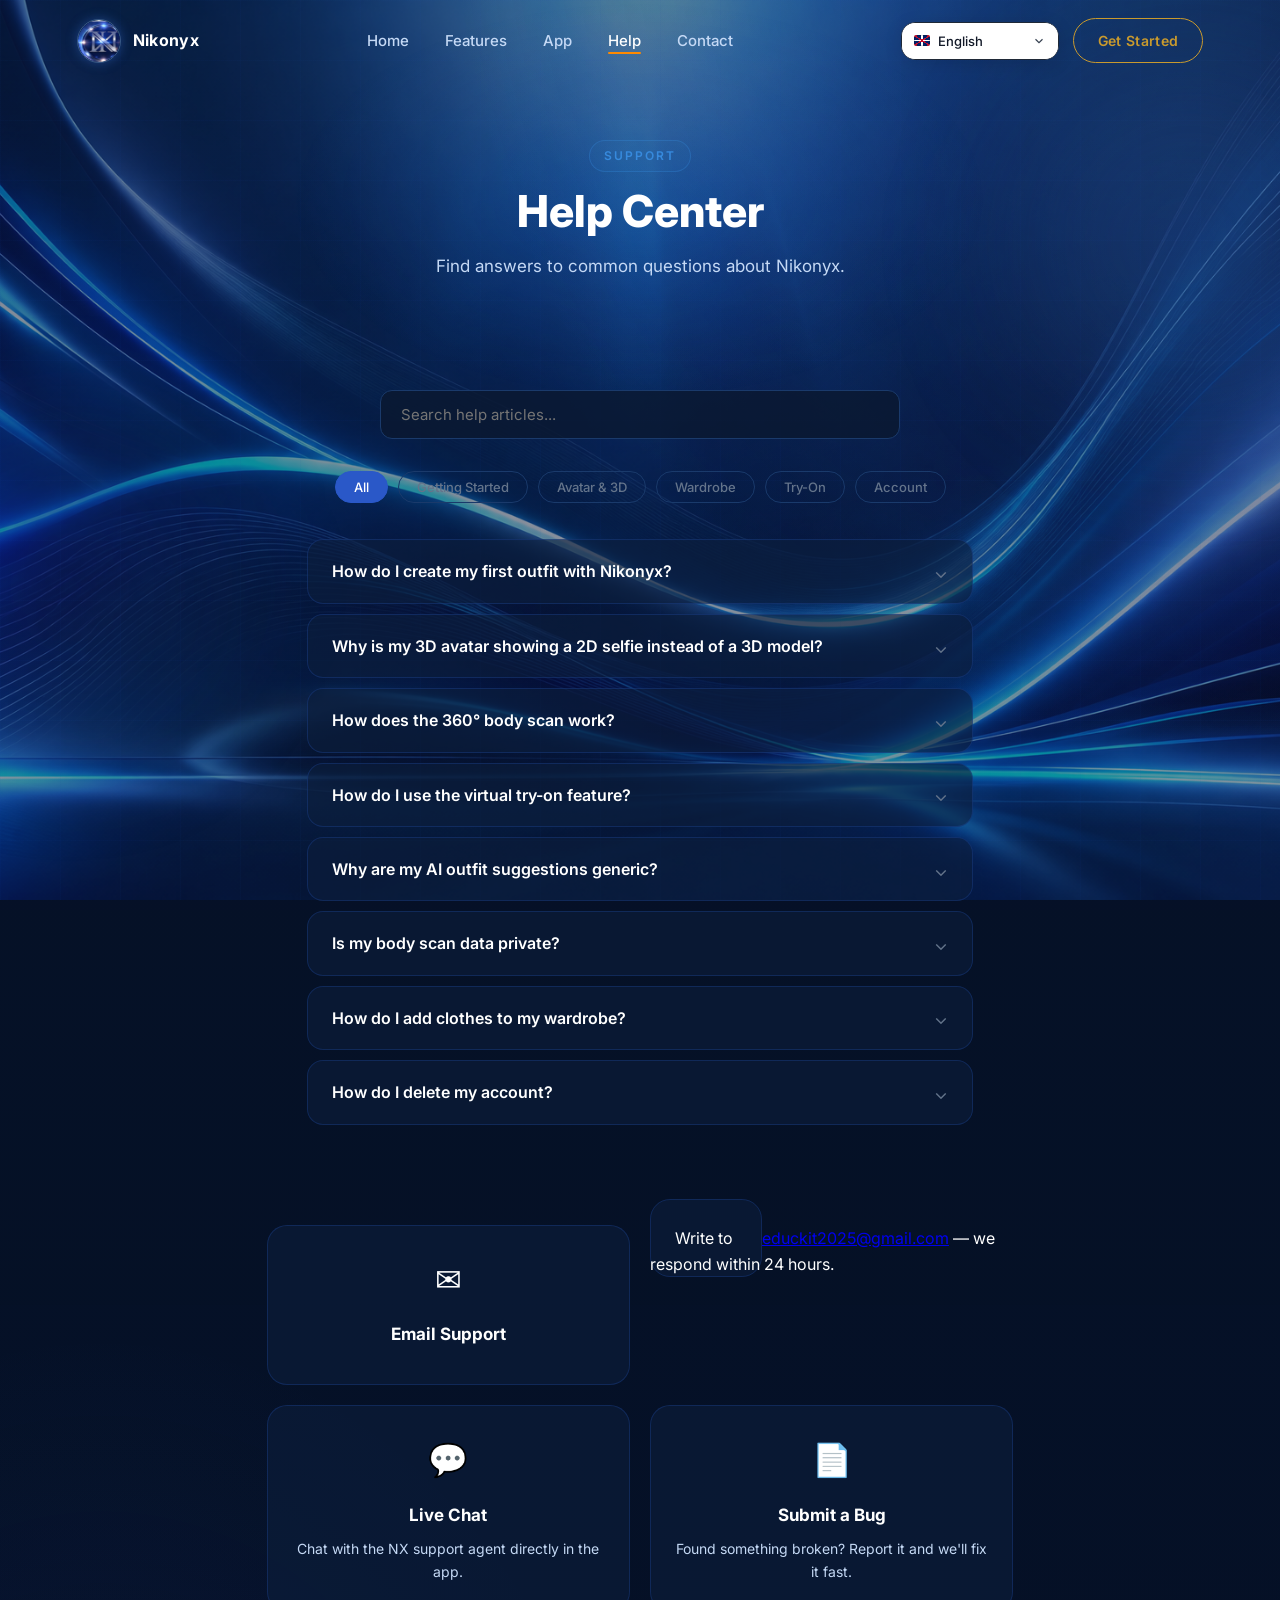
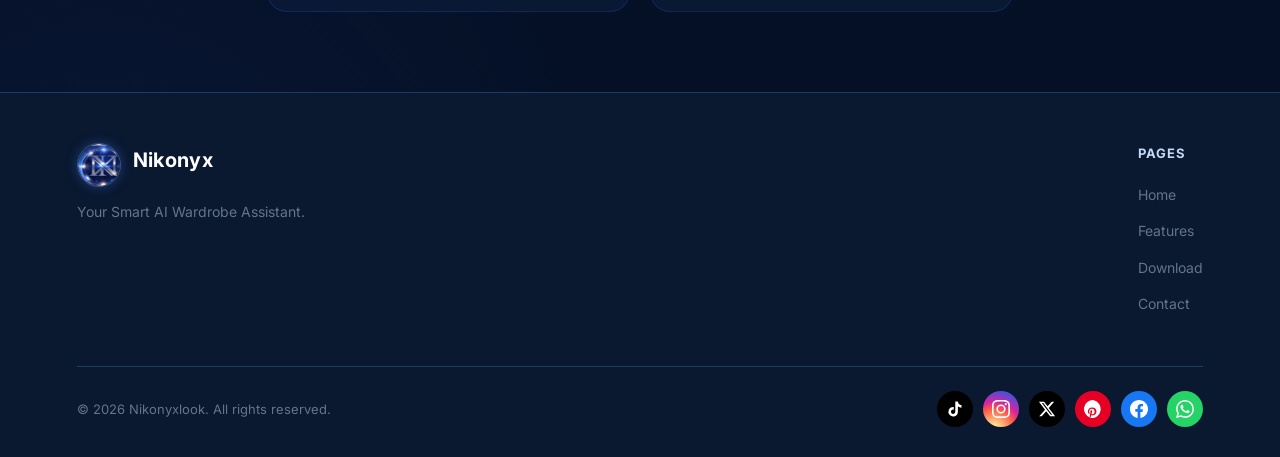
<file: pages/help_center.html>
﻿<!DOCTYPE html>
<html lang="en">
<head>
  <meta charset="UTF-8" />
  <meta name="viewport" content="width=device-width, initial-scale=1.0" />
  <title>Help Center | Nikonyx</title>
  <link rel="preconnect" href="https://fonts.googleapis.com" />
  <link rel="preconnect" href="https://fonts.gstatic.com" crossorigin />
  <link href="https://fonts.googleapis.com/css2?family=Inter:wght@400;500;600;700;800&display=swap" rel="stylesheet" />
  <link rel="stylesheet" href="../style.css" />
  <style>
    .help-hero {
      position:relative; z-index:1;
      padding:140px 6% 60px; text-align:center;
    }
    .help-hero::before {
      content:''; position:absolute; top:0; left:50%; transform:translateX(-50%);
      width:700px; height:400px;
      background:radial-gradient(ellipse, rgba(42,88,200,0.18) 0%, transparent 70%);
      pointer-events:none;
    }
    .help-hero p { font-size:17px; color:var(--text-secondary); margin:16px auto 0; max-width:500px; }

    .faq-section {
      position:relative; z-index:1;
      padding:50px 6% 100px;
      max-width:820px; margin:0 auto;
    }

    .faq-cats {
      display:flex; gap:10px; flex-wrap:wrap; margin-bottom:36px; justify-content:center;
    }
    .faq-cat {
      padding:7px 18px; border-radius:20px;
      border:1px solid var(--navy-border);
      background:transparent; color:var(--text-muted);
      font-size:13px; font-weight:500; cursor:pointer;
      transition:all 0.2s; font-family:'Inter',sans-serif;
    }
    .faq-cat:hover, .faq-cat.active {
      background:var(--blue-accent); color:#fff; border-color:var(--blue-accent);
    }

    .faq-list { display:flex; flex-direction:column; gap:10px; }

    .faq-item {
      background:var(--glass-bg);
      border:1px solid var(--glass-border);
      border-radius:16px; overflow:hidden;
      transition:border-color 0.2s;
    }
    .faq-item.open { border-color:var(--blue-accent); }

    .faq-question {
      width:100%; background:transparent; border:none;
      padding:20px 24px; text-align:left; cursor:pointer;
      display:flex; justify-content:space-between; align-items:center;
      gap:16px; font-family:'Inter',sans-serif;
    }

    .faq-question-text {
      font-size:16px; font-weight:600; color:#fff; line-height:1.4;
    }

    .faq-chevron {
      font-size:18px; color:var(--text-muted); flex-shrink:0;
      transition:transform 0.3s;
      display:inline-block;
    }
    .faq-item.open .faq-chevron { transform:rotate(180deg); color:var(--blue-light); }

    .faq-answer {
      max-height:0; overflow:hidden;
      transition:max-height 0.35s ease, padding 0.25s;
      padding:0 24px;
    }
    .faq-item.open .faq-answer { max-height:300px; padding:0 24px 20px; }

    .faq-answer p {
      font-size:15px; color:var(--text-secondary); line-height:1.7;
    }

    .help-cards {
      position:relative; z-index:1;
      padding:0 6% 80px;
      display:grid; grid-template-columns:repeat(auto-fit,minmax(240px,1fr));
      gap:20px; max-width:900px; margin:0 auto;
    }

    .help-contact-card {
      background:var(--glass-bg); border:1px solid var(--glass-border);
      border-radius:20px; padding:28px 24px; text-align:center;
      text-decoration:none; color:inherit;
      transition:all 0.25s;
    }
    .help-contact-card:hover { border-color:var(--blue-accent); transform:translateY(-4px); }
    .help-contact-icon { font-size:32px; margin-bottom:14px; display:block; }
    .help-contact-card h3 { font-family:'Inter',sans-serif; font-size:17px; margin-bottom:8px; }
    .help-contact-card p { font-size:14px; color:var(--text-secondary); }
  </style>
</head>
<body>
  <div class="bg-orb bg-orb-1"></div>
  <div class="bg-orb bg-orb-2"></div>

  <nav class="navbar" id="navbar">
    <a href="../index.html" class="logo-wrap">
      <div class="logo-circle"><img src="../assets/nx-logo.png" alt="NX" class="nx-mark"/></div>
      <span class="logo-name">Nikonyx</span>
    </a>
    <ul class="nav-links" id="nav-links">
      <li><a href="../index.html">Home</a></li>
      <li><a href="features.html">Features</a></li>
      <li><a href="apps.html">App</a></li>
      <li><a href="help_center.html" class="active">Help</a></li>
      <li><a href="contact.html">Contact</a></li>
    </ul>
    <div class="nav-actions">
      <div class="lang-dd" data-lang-dd>
        <div class="lang-dd-panel">
          <button type="button" class="lang-dd-trigger" aria-haspopup="listbox" aria-expanded="false" aria-label="Select language">
            <span class="lang-flag lang-flag--en lang-dd-flag" aria-hidden="true"></span>
            <span class="lang-dd-label">English</span>
            <svg class="lang-dd-chev" viewBox="0 0 24 24" fill="none" stroke="currentColor" stroke-width="2" aria-hidden="true"><path d="M6 9l6 6 6-6"/></svg>
          </button>
          <ul class="lang-dd-menu" role="listbox" hidden>
            <li><button type="button" class="lang-dd-opt active" data-lang="en" role="option" aria-selected="true"><span class="lang-flag lang-flag--en" aria-hidden="true"></span>English</button></li>
            <li><button type="button" class="lang-dd-opt" data-lang="fr" role="option" aria-selected="false"><span class="lang-flag lang-flag--fr" aria-hidden="true"></span>Français</button></li>
            <li><button type="button" class="lang-dd-opt" data-lang="de" role="option" aria-selected="false"><span class="lang-flag lang-flag--de" aria-hidden="true"></span>Deutsch</button></li>
          </ul>
        </div>
      </div>
      <a href="apps.html" class="nav-cta">Get Started</a>
    </div>
    <button class="hamburger" id="hamburger" aria-label="Toggle menu">
      <span></span><span></span><span></span>
    </button>
  </nav>

  <div class="nav-overlay" id="nav-overlay">
    <a href="../index.html">Home</a>
    <a href="features.html">Features</a>
    <a href="apps.html">App</a>
    <a href="help_center.html">Help</a>
    <a href="contact.html">Contact</a>
    <div class="lang-dd lang-dd--mob" data-lang-dd>
      <div class="lang-dd-panel">
        <button type="button" class="lang-dd-trigger" aria-haspopup="listbox" aria-expanded="false" aria-label="Select language">
          <span class="lang-flag lang-flag--en lang-dd-flag" aria-hidden="true"></span>
          <span class="lang-dd-label">English</span>
          <svg class="lang-dd-chev" viewBox="0 0 24 24" fill="none" stroke="currentColor" stroke-width="2" aria-hidden="true"><path d="M6 9l6 6 6-6"/></svg>
        </button>
        <ul class="lang-dd-menu" role="listbox" hidden>
          <li><button type="button" class="lang-dd-opt active" data-lang="en" role="option" aria-selected="true"><span class="lang-flag lang-flag--en" aria-hidden="true"></span>English</button></li>
          <li><button type="button" class="lang-dd-opt" data-lang="fr" role="option" aria-selected="false"><span class="lang-flag lang-flag--fr" aria-hidden="true"></span>Français</button></li>
          <li><button type="button" class="lang-dd-opt" data-lang="de" role="option" aria-selected="false"><span class="lang-flag lang-flag--de" aria-hidden="true"></span>Deutsch</button></li>
        </ul>
      </div>
    </div>
    <a href="apps.html" class="nav-cta-mobile">Get Started</a>
  </div>

  <div class="help-hero">
    <div class="section-eyebrow reveal">Support</div>
    <h1 class="section-title reveal">Help Center</h1>
    <p class="reveal">Find answers to common questions about Nikonyx.</p>
  </div>

  <section class="faq-section">
    <div class="help-search-wrap reveal" style="max-width:520px;margin:0 auto 32px">
      <input type="search" id="faqSearch" placeholder="Search help articles..." aria-label="Search FAQ"
        style="width:100%;padding:14px 20px;border-radius:12px;border:1px solid var(--navy-border);background:rgba(10,24,48,0.8);color:#fff;font-size:15px;font-family:Inter,sans-serif;outline:none" />
    </div>
    <div class="faq-cats reveal">
      <button class="faq-cat active">All</button>
      <button class="faq-cat">Getting Started</button>
      <button class="faq-cat">Avatar &amp; 3D</button>
      <button class="faq-cat">Wardrobe</button>
      <button class="faq-cat">Try-On</button>
      <button class="faq-cat">Account</button>
    </div>

    <div class="faq-list reveal">

      <div class="faq-item">
        <button class="faq-question" aria-expanded="false">
          <span class="faq-question-text">How do I create my first outfit with Nikonyx?</span>
          <span class="faq-chevron">&#8964;</span>
        </button>
        <div class="faq-answer">
          <p>Start by completing the style questionnaire on first launch — this sets your style profile. Then add at least 5 garments to your wardrobe by photographing them. Once your wardrobe has items, tap "Create Outfits" on the home screen and tell NX the occasion (date, work, casual). The AI will suggest 3 complete outfits using your clothes.</p>
        </div>
      </div>

      <div class="faq-item">
        <button class="faq-question" aria-expanded="false">
          <span class="faq-question-text">Why is my 3D avatar showing a 2D selfie instead of a 3D model?</span>
          <span class="faq-chevron">&#8964;</span>
        </button>
        <div class="faq-answer">
          <p>The 3D avatar pipeline requires the Ready Player Me API credentials to be configured. If you see "2D Avatar Ready" it means the 3D API was unavailable — your selfie is still saved securely. To get a full 3D avatar, use the Body Scan feature (360° scan) from the home screen which uses a separate on-device pipeline.</p>
        </div>
      </div>

      <div class="faq-item">
        <button class="faq-question" aria-expanded="false">
          <span class="faq-question-text">How does the 360° body scan work?</span>
          <span class="faq-chevron">&#8964;</span>
        </button>
        <div class="faq-answer">
          <p>Stand 2–2.5 metres from the phone in form-fitting clothes against a plain background. The app guides you through a checklist, then captures 52+ frames as you rotate slowly 360°. The scan takes about 25 seconds. Body landmarks are extracted to estimate your measurements (chest, waist, hips, inseam). All processing happens on-device for privacy.</p>
        </div>
      </div>

      <div class="faq-item">
        <button class="faq-question" aria-expanded="false">
          <span class="faq-question-text">How do I use the virtual try-on feature?</span>
          <span class="faq-chevron">&#8964;</span>
        </button>
        <div class="faq-answer">
          <p>Navigate to the Try-On tab. Upload a full-body photo of yourself (or use your saved body photo). Browse your wardrobe or saved outfits, select a garment, and tap "Try On". The AI composites the selected item onto your photo. You can save results, compare options, and share directly to Friends Space.</p>
        </div>
      </div>

      <div class="faq-item">
        <button class="faq-question" aria-expanded="false">
          <span class="faq-question-text">Why are my AI outfit suggestions generic?</span>
          <span class="faq-chevron">&#8964;</span>
        </button>
        <div class="faq-answer">
          <p>The AI works best with at least 10–15 wardrobe items across different categories (tops, bottoms, outerwear, shoes). With fewer items it has limited combinations to choose from. Also ensure your style profile questionnaire is complete — the AI uses your stated preferences, favourite colours, and fit preference to personalise suggestions.</p>
        </div>
      </div>

      <div class="faq-item">
        <button class="faq-question" aria-expanded="false">
          <span class="faq-question-text">Is my body scan data private?</span>
          <span class="faq-chevron">&#8964;</span>
        </button>
        <div class="faq-answer">
          <p>Yes. Body segmentation and pose estimation run on-device — raw body photos are never sent to external servers unless you explicitly save your avatar. Processed measurement data (numbers only, no photos) is stored securely in your account and deleted within 24 hours unless you save your avatar. Your scan data is never used for advertising or shared with third parties.</p>
        </div>
      </div>

      <div class="faq-item">
        <button class="faq-question" aria-expanded="false">
          <span class="faq-question-text">How do I add clothes to my wardrobe?</span>
          <span class="faq-chevron">&#8964;</span>
        </button>
        <div class="faq-answer">
          <p>Tap the Wardrobe tab then the + button. You can take a photo of a garment or pick from your camera roll. AI will auto-detect: category (top, bottom, shoes, outerwear, accessories), colour, style tag, and season. Review and confirm or edit the tags, then save. The background is automatically removed for clean display.</p>
        </div>
      </div>

      <div class="faq-item">
        <button class="faq-question" aria-expanded="false">
          <span class="faq-question-text">How do I delete my account?</span>
          <span class="faq-chevron">&#8964;</span>
        </button>
        <div class="faq-answer">
          <p>Go to Settings &rarr; Account &rarr; Delete Account. All your wardrobe data, saved outfits, body scan data, and avatar files will be permanently deleted within 48 hours. This action cannot be undone. If you need help, contact us via the Contact page before proceeding.</p>
        </div>
      </div>

    </div>
  </section>

  <div class="help-cards">
    <a href="contact.html" class="help-contact-card reveal">
      <span class="help-contact-icon">&#9993;</span>
      <h3>Email Support</h3>
      <p>Write to <a href="mailto:educkit2025@gmail.com">educkit2025@gmail.com</a> — we respond within 24 hours.</p>
    </a>
    <a href="contact.html" class="help-contact-card reveal">
      <span class="help-contact-icon">&#128172;</span>
      <h3>Live Chat</h3>
      <p>Chat with the NX support agent directly in the app.</p>
    </a>
    <a href="contact.html" class="help-contact-card reveal">
      <span class="help-contact-icon">&#128196;</span>
      <h3>Submit a Bug</h3>
      <p>Found something broken? Report it and we'll fix it fast.</p>
    </a>
  </div>

  <footer>
    <div class="footer-top">
      <div class="footer-brand">
        <a href="../index.html" class="logo-wrap" style="margin-bottom:14px;display:inline-flex">
          <div class="logo-circle"><img src="../assets/nx-logo.png" alt="NX" class="nx-mark"/></div>
          <span class="logo-name">Nikonyx</span>
        </a>
        <p>Your Smart AI Wardrobe Assistant.</p>
      </div>
      <div class="footer-col">
        <h4>Pages</h4>
        <ul>
          <li><a href="../index.html">Home</a></li>
          <li><a href="features.html">Features</a></li>
          <li><a href="apps.html">Download</a></li>
          <li><a href="contact.html">Contact</a></li>
        </ul>
      </div>
    </div>
    <div class="footer-bottom">
      <p>&copy; 2026 Nikonyxlook. All rights reserved.</p>
      <div class="social-links">
        <a href="#" class="soc soc--tiktok" aria-label="TikTok" target="_blank" rel="noopener noreferrer"><svg viewBox="0 0 24 24" aria-hidden="true"><path fill="currentColor" d="M19.59 6.69a4.83 4.83 0 0 1-3.77-4.25V2h-3.45v13.67a2.89 2.89 0 0 1-5.2 1.74 2.89 2.89 0 0 1 2.31-4.64 2.93 2.93 0 0 1 .88.13V9.4a6.84 6.84 0 0 0-1-.05A6.33 6.33 0 0 0 5 20.1a6.34 6.34 0 0 0 10.86-4.43v-7a8.16 8.16 0 0 0 4.77 1.52v-3.4a4.85 4.85 0 0 1-1-.1z"/></svg></a>
        <a href="#" class="soc soc--instagram" aria-label="Instagram" target="_blank" rel="noopener noreferrer"><svg viewBox="0 0 24 24" aria-hidden="true"><path fill="currentColor" d="M12 2.163c3.204 0 3.584.012 4.85.07 3.252.148 4.771 1.691 4.919 4.919.058 1.265.069 1.645.069 4.849 0 3.205-.012 3.584-.069 4.849-.149 3.225-1.664 4.771-4.919 4.919-1.266.058-1.644.07-4.85.07-3.204 0-3.584-.012-4.849-.07-3.26-.149-4.771-1.699-4.919-4.92-.058-1.265-.07-1.644-.07-4.849 0-3.204.013-3.583.07-4.849.149-3.227 1.664-4.771 4.919-4.919 1.266-.057 1.645-.069 4.849-.069zM12 0C8.741 0 8.333.014 7.053.072 2.695.272.273 2.69.073 7.052.014 8.333 0 8.741 0 12c0 3.259.014 3.668.072 4.948.2 4.358 2.618 6.78 6.98 6.98C8.333 23.986 8.741 24 12 24c3.259 0 3.668-.014 4.948-.072 4.354-.2 6.782-2.618 6.979-6.98.059-1.28.073-1.689.073-4.948 0-3.259-.014-3.667-.072-4.947-.196-4.354-2.617-6.78-6.979-6.98C15.668.014 15.259 0 12 0zm0 5.838a6.162 6.162 0 1 0 0 12.324 6.162 6.162 0 0 0 0-12.324zM12 16a4 4 0 1 1 0-8 4 4 0 0 1 0 8zm6.406-11.845a1.44 1.44 0 1 0 0 2.881 1.44 1.44 0 0 0 0-2.881z"/></svg></a>
        <a href="#" class="soc soc--x" aria-label="X" target="_blank" rel="noopener noreferrer"><svg viewBox="0 0 24 24" aria-hidden="true"><path fill="currentColor" d="M18.244 2.25h3.308l-7.227 8.26 8.502 11.24H16.17l-5.214-6.817L4.99 21.75H1.68l7.73-8.835L1.254 2.25H8.08l4.713 6.231zm-1.161 17.52h1.833L7.084 4.126H5.117z"/></svg></a>
        <a href="#" class="soc soc--pinterest" aria-label="Pinterest" target="_blank" rel="noopener noreferrer"><svg viewBox="0 0 24 24" aria-hidden="true"><path fill="currentColor" d="M12 0a12 12 0 0 0-4.37 23.17c-.07-.63-.14-1.6.03-2.29.15-.63.97-4.01.97-4.01s-.25-.5-.25-1.24c0-1.16.67-2.03 1.51-2.03.71 0 1.05.53 1.05 1.17 0 .71-.46 1.78-.69 2.77-.2.83.42 1.51 1.24 1.51 1.49 0 2.63-1.57 2.63-3.84 0-2.01-1.44-3.42-3.5-3.42-2.38 0-3.78 1.79-3.78 3.64 0 .72.28 1.5.63 1.92a.25.25 0 0 1 .06.24c-.07.28-.22.88-.25 1-.04.16-.13.2-.3.12-1.12-.52-1.82-2.15-1.82-3.46 0-2.82 2.05-5.41 5.91-5.41 3.11 0 5.52 2.21 5.52 5.16 0 3.09-1.95 5.58-4.66 5.58-.91 0-1.76-.47-2.05-1.03l-.56 2.14c-.2.78-.75 1.75-1.12 2.34A12 12 0 1 0 12 0z"/></svg></a>
        <a href="#" class="soc soc--facebook" aria-label="Facebook" target="_blank" rel="noopener noreferrer"><svg viewBox="0 0 24 24" aria-hidden="true"><path fill="currentColor" d="M24 12.073C24 5.405 18.627 0 12 0S0 5.405 0 12.073C0 18.1 4.388 23.094 10.125 24v-8.437H7.078v-3.49h3.047V9.845c0-3.007 1.792-4.669 4.533-4.669 1.312 0 2.686.235 2.686.235v2.953H15.83c-1.491 0-1.956.925-1.956 1.874v2.25h3.328l-.532 3.49h-2.796V24C19.612 23.094 24 18.1 24 12.073z"/></svg></a>
        <a href="#" class="soc soc--whatsapp" aria-label="WhatsApp" target="_blank" rel="noopener noreferrer"><svg viewBox="0 0 24 24" aria-hidden="true"><path fill="currentColor" d="M17.472 14.382c-.297-.149-1.758-.867-2.03-.967-.273-.099-.471-.148-.67.15-.197.297-.767.966-.94 1.164-.173.199-.347.223-.644.075-.297-.15-1.255-.463-2.39-1.475-.883-.788-1.48-1.761-1.653-2.059-.173-.297-.018-.458.13-.606.134-.133.298-.347.446-.52.149-.174.198-.298.298-.497.099-.198.05-.371-.025-.52-.075-.149-.669-1.612-.916-2.207-.242-.579-.487-.5-.669-.51-.173-.008-.371-.01-.57-.01-.198 0-.52.074-.792.372-.272.297-1.04 1.016-1.04 2.479 0 1.462 1.065 2.875 1.213 3.074.149.198 2.096 3.2 5.077 4.487.709.306 1.262.489 1.694.625.712.227 1.36.195 1.871.118.571-.085 1.758-.719 2.006-1.413.248-.694.248-1.289.173-1.413-.074-.124-.272-.198-.57-.347m-5.421 7.403h-.004a9.87 9.87 0 01-5.031-1.378l-.361-.214-3.741.982.998-3.648-.235-.374a9.86 9.86 0 01-1.51-5.26c.001-5.45 4.436-9.884 9.888-9.884 2.64 0 5.122 1.03 6.988 2.898a9.825 9.825 0 012.893 6.994c-.003 5.45-4.435 9.884-9.885 9.884m8.413-18.297A11.815 11.815 0 0012.05 0C5.495 0 .16 5.335.157 11.892c0 2.096.547 4.142 1.588 5.945L.057 24l6.305-1.654a11.882 11.882 0 005.683 1.448h.005c6.554 0 11.89-5.335 11.893-11.893a11.821 11.821 0 00-3.48-8.413z"/></svg></a>
      </div>
    </div>
  </footer>
  <script src="../script.js"></script>
</body>
</html>
</file>
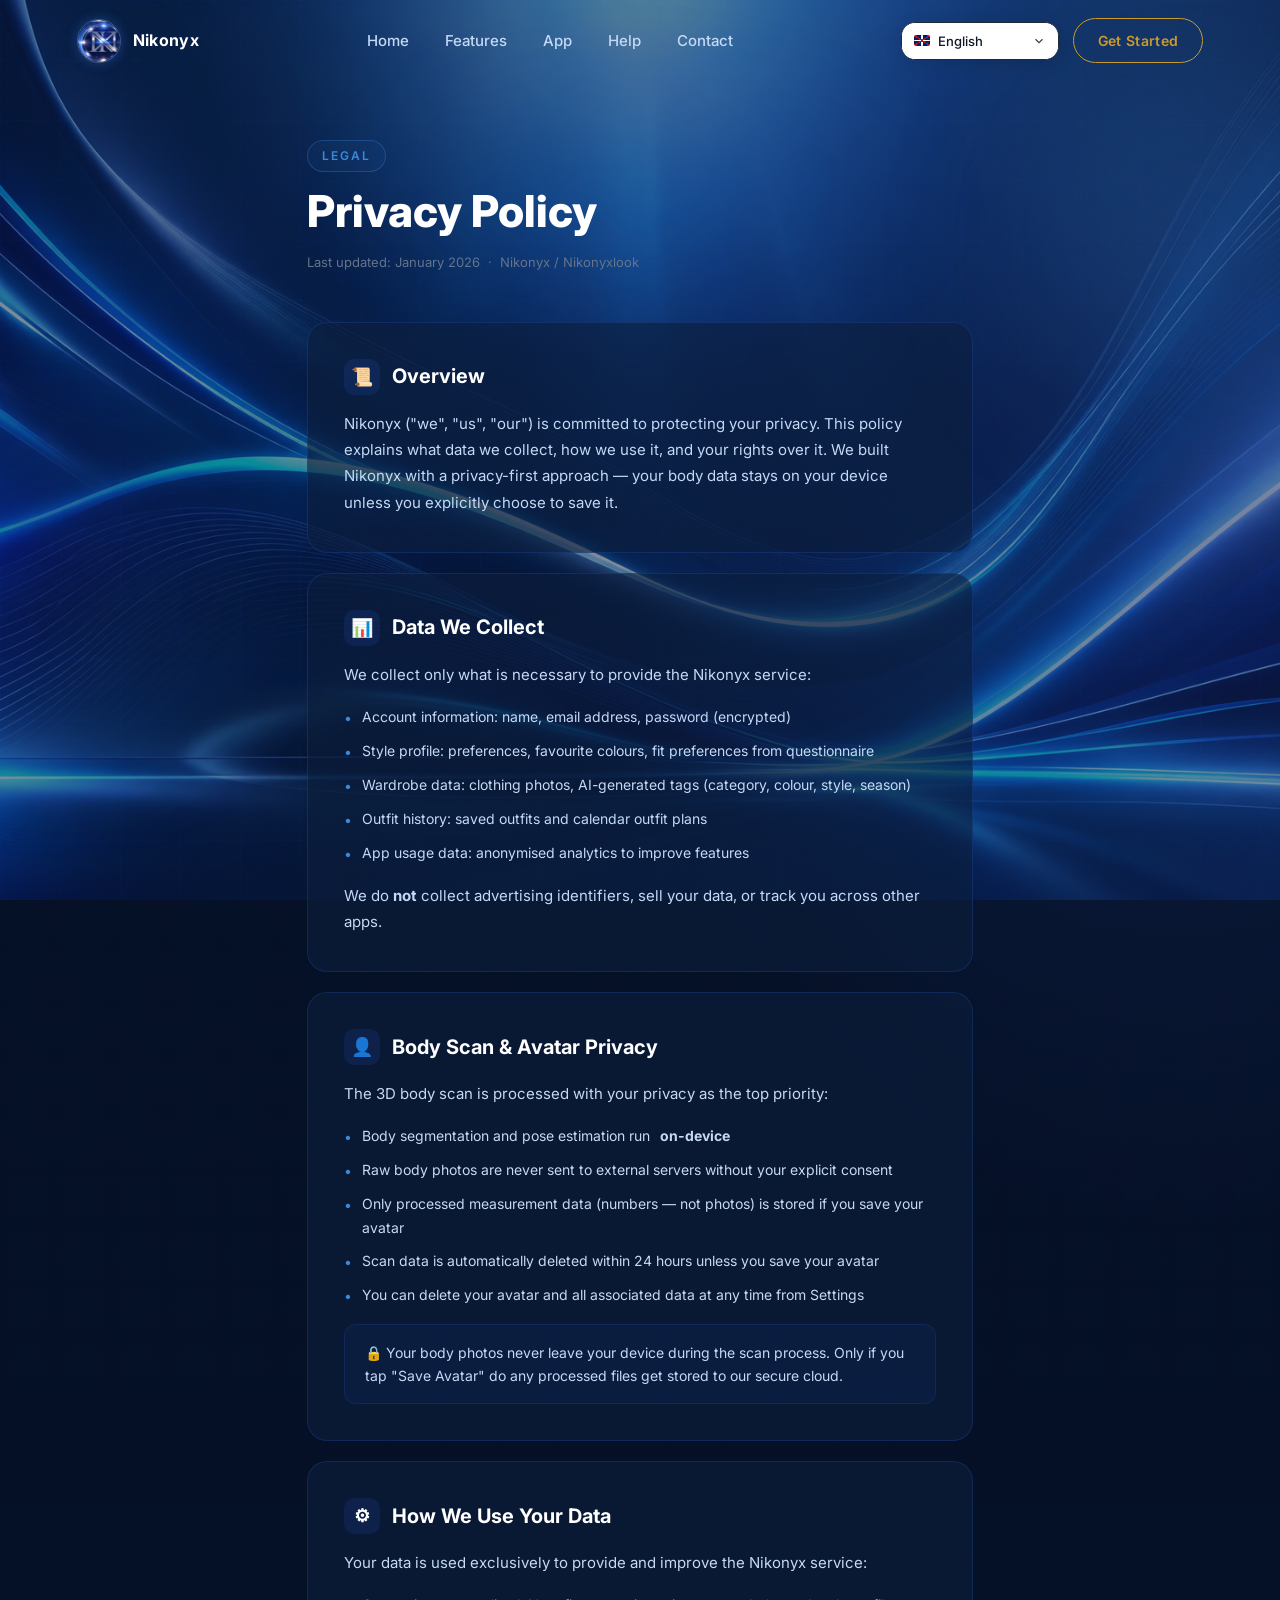
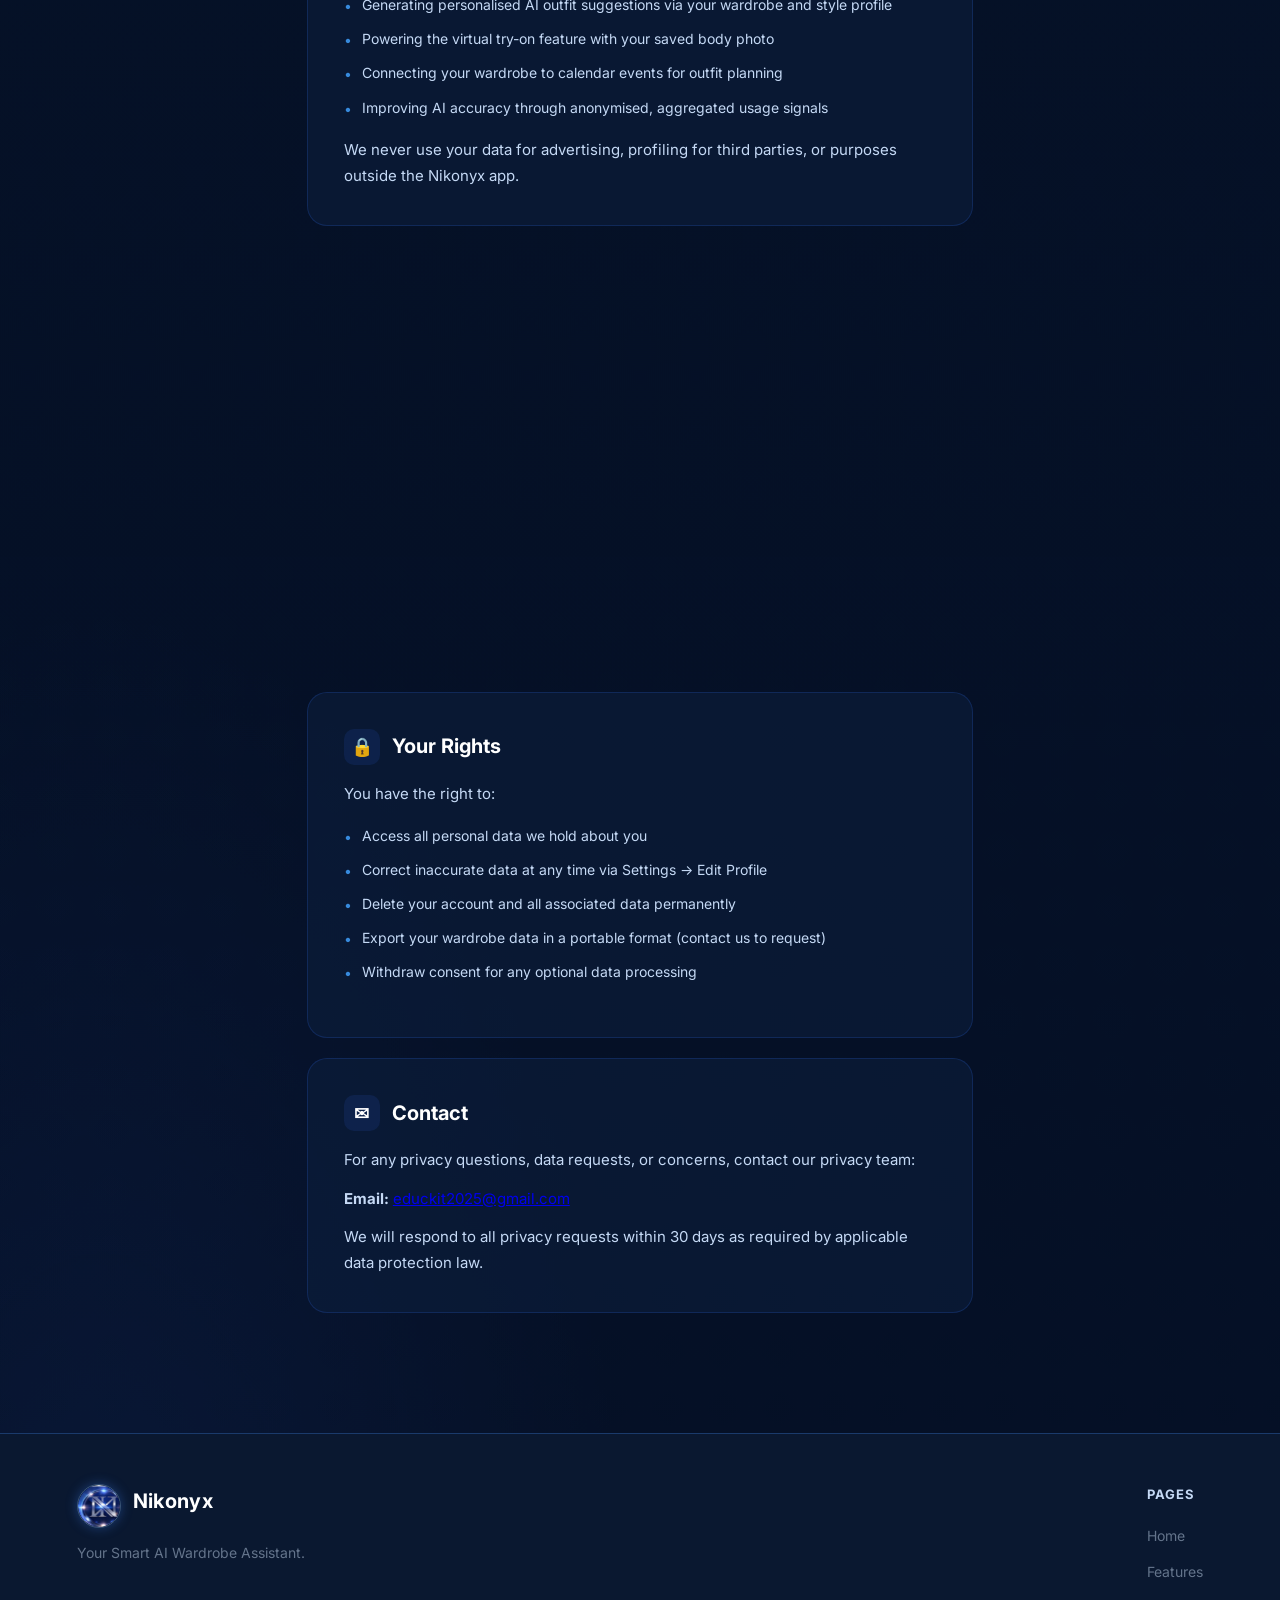
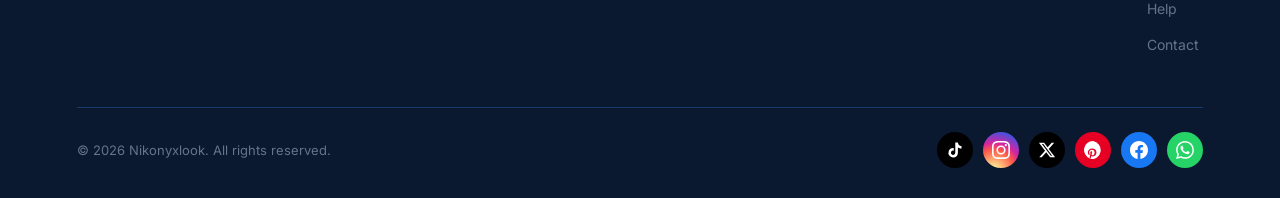
<file: pages/privacy.html>
<!DOCTYPE html>
<html lang="en">
<head>
  <meta charset="UTF-8" />
  <meta name="viewport" content="width=device-width, initial-scale=1.0" />
  <title>Privacy Policy | Nikonyx</title>
  <link rel="preconnect" href="https://fonts.googleapis.com" />
  <link rel="preconnect" href="https://fonts.gstatic.com" crossorigin />
  <link href="https://fonts.googleapis.com/css2?family=Inter:wght@400;500;600;700;800&display=swap" rel="stylesheet" />
  <link rel="stylesheet" href="../style.css" />
  <style>
    .privacy-page {
      position:relative; z-index:1;
      padding:140px 6% 100px;
      max-width:820px; margin:0 auto;
    }
    .privacy-page::before {
      content:''; position:absolute; top:0; left:50%; transform:translateX(-50%);
      width:700px; height:400px;
      background:radial-gradient(ellipse, rgba(42,88,200,0.12) 0%, transparent 70%);
      pointer-events:none;
    }

    .privacy-meta {
      font-size:13px; color:var(--text-muted); margin:16px 0 48px;
    }

    .privacy-card {
      background:var(--glass-bg); border:1px solid var(--glass-border);
      border-radius:20px; padding:36px; margin-bottom:20px;
    }

    .privacy-card h2 {
      font-family:'Inter',sans-serif; font-size:20px; font-weight:700;
      margin-bottom:16px;
      display:flex; align-items:center; gap:12px;
    }

    .privacy-icon {
      width:36px; height:36px; border-radius:10px;
      background:rgba(42,88,200,0.15);
      display:flex; align-items:center; justify-content:center;
      font-size:18px; flex-shrink:0;
    }

    .privacy-card p {
      font-size:15px; color:var(--text-secondary); line-height:1.75; margin-bottom:12px;
    }

    .privacy-card p:last-child { margin-bottom:0; }

    .privacy-card ul {
      list-style:none; margin:12px 0;
    }

    .privacy-card ul li {
      font-size:14px; color:var(--text-secondary); padding:5px 0;
      display:flex; align-items:flex-start; gap:10px;
    }

    .privacy-card ul li::before {
      content:'\2022'; color:var(--blue-light); flex-shrink:0; margin-top:1px;
    }

    .privacy-highlight {
      background:rgba(42,88,200,0.08); border:1px solid rgba(42,88,200,0.2);
      border-radius:12px; padding:16px 20px;
      font-size:14px; color:var(--text-secondary); line-height:1.65;
      margin-top:12px;
    }
  </style>
</head>
<body>
  <div class="bg-orb bg-orb-1"></div>
  <div class="bg-orb bg-orb-2"></div>

  <nav class="navbar" id="navbar">
    <a href="../index.html" class="logo-wrap">
      <div class="logo-circle"><img src="../assets/nx-logo.png" alt="NX" class="nx-mark"/></div>
      <span class="logo-name">Nikonyx</span>
    </a>
    <ul class="nav-links" id="nav-links">
      <li><a href="../index.html">Home</a></li>
      <li><a href="features.html">Features</a></li>
      <li><a href="apps.html">App</a></li>
      <li><a href="help_center.html">Help</a></li>
      <li><a href="contact.html">Contact</a></li>
    </ul>
    <div class="nav-actions">
      <div class="lang-dd" data-lang-dd>
        <div class="lang-dd-panel">
          <button type="button" class="lang-dd-trigger" aria-haspopup="listbox" aria-expanded="false" aria-label="Select language">
            <span class="lang-flag lang-flag--en lang-dd-flag" aria-hidden="true"></span>
            <span class="lang-dd-label">English</span>
            <svg class="lang-dd-chev" viewBox="0 0 24 24" fill="none" stroke="currentColor" stroke-width="2" aria-hidden="true"><path d="M6 9l6 6 6-6"/></svg>
          </button>
          <ul class="lang-dd-menu" role="listbox" hidden>
            <li><button type="button" class="lang-dd-opt active" data-lang="en" role="option" aria-selected="true"><span class="lang-flag lang-flag--en" aria-hidden="true"></span>English</button></li>
            <li><button type="button" class="lang-dd-opt" data-lang="fr" role="option" aria-selected="false"><span class="lang-flag lang-flag--fr" aria-hidden="true"></span>Français</button></li>
            <li><button type="button" class="lang-dd-opt" data-lang="de" role="option" aria-selected="false"><span class="lang-flag lang-flag--de" aria-hidden="true"></span>Deutsch</button></li>
          </ul>
        </div>
      </div>
      <a href="apps.html" class="nav-cta">Get Started</a>
    </div>
    <button class="hamburger" id="hamburger" aria-label="Toggle menu">
      <span></span><span></span><span></span>
    </button>
  </nav>

  <div class="nav-overlay" id="nav-overlay">
    <a href="../index.html">Home</a>
    <a href="features.html">Features</a>
    <a href="apps.html">App</a>
    <a href="help_center.html">Help</a>
    <a href="contact.html">Contact</a>
    <div class="lang-dd lang-dd--mob" data-lang-dd>
      <div class="lang-dd-panel">
        <button type="button" class="lang-dd-trigger" aria-haspopup="listbox" aria-expanded="false" aria-label="Select language">
          <span class="lang-flag lang-flag--en lang-dd-flag" aria-hidden="true"></span>
          <span class="lang-dd-label">English</span>
          <svg class="lang-dd-chev" viewBox="0 0 24 24" fill="none" stroke="currentColor" stroke-width="2" aria-hidden="true"><path d="M6 9l6 6 6-6"/></svg>
        </button>
        <ul class="lang-dd-menu" role="listbox" hidden>
          <li><button type="button" class="lang-dd-opt active" data-lang="en" role="option" aria-selected="true"><span class="lang-flag lang-flag--en" aria-hidden="true"></span>English</button></li>
          <li><button type="button" class="lang-dd-opt" data-lang="fr" role="option" aria-selected="false"><span class="lang-flag lang-flag--fr" aria-hidden="true"></span>Français</button></li>
          <li><button type="button" class="lang-dd-opt" data-lang="de" role="option" aria-selected="false"><span class="lang-flag lang-flag--de" aria-hidden="true"></span>Deutsch</button></li>
        </ul>
      </div>
    </div>
    <a href="apps.html" class="nav-cta-mobile">Get Started</a>
  </div>

  <section class="privacy-page">
    <div class="section-eyebrow reveal">Legal</div>
    <h1 class="section-title reveal">Privacy Policy</h1>
    <div class="privacy-meta reveal">Last updated: January 2026 &nbsp;&#183;&nbsp; Nikonyx / Nikonyxlook</div>

    <div class="privacy-card reveal">
      <h2><div class="privacy-icon">&#128220;</div> Overview</h2>
      <p>Nikonyx ("we", "us", "our") is committed to protecting your privacy. This policy explains what data we collect, how we use it, and your rights over it. We built Nikonyx with a privacy-first approach — your body data stays on your device unless you explicitly choose to save it.</p>
    </div>

    <div class="privacy-card reveal">
      <h2><div class="privacy-icon">&#128202;</div> Data We Collect</h2>
      <p>We collect only what is necessary to provide the Nikonyx service:</p>
      <ul>
        <li>Account information: name, email address, password (encrypted)</li>
        <li>Style profile: preferences, favourite colours, fit preferences from questionnaire</li>
        <li>Wardrobe data: clothing photos, AI-generated tags (category, colour, style, season)</li>
        <li>Outfit history: saved outfits and calendar outfit plans</li>
        <li>App usage data: anonymised analytics to improve features</li>
      </ul>
      <p>We do <strong>not</strong> collect advertising identifiers, sell your data, or track you across other apps.</p>
    </div>

    <div class="privacy-card reveal">
      <h2><div class="privacy-icon">&#128100;</div> Body Scan &amp; Avatar Privacy</h2>
      <p>The 3D body scan is processed with your privacy as the top priority:</p>
      <ul>
        <li>Body segmentation and pose estimation run <strong>on-device</strong></li>
        <li>Raw body photos are never sent to external servers without your explicit consent</li>
        <li>Only processed measurement data (numbers — not photos) is stored if you save your avatar</li>
        <li>Scan data is automatically deleted within 24 hours unless you save your avatar</li>
        <li>You can delete your avatar and all associated data at any time from Settings</li>
      </ul>
      <div class="privacy-highlight">
        &#128274; Your body photos never leave your device during the scan process. Only if you tap "Save Avatar" do any processed files get stored to our secure cloud.
      </div>
    </div>

    <div class="privacy-card reveal">
      <h2><div class="privacy-icon">&#9881;</div> How We Use Your Data</h2>
      <p>Your data is used exclusively to provide and improve the Nikonyx service:</p>
      <ul>
        <li>Generating personalised AI outfit suggestions via your wardrobe and style profile</li>
        <li>Powering the virtual try-on feature with your saved body photo</li>
        <li>Connecting your wardrobe to calendar events for outfit planning</li>
        <li>Improving AI accuracy through anonymised, aggregated usage signals</li>
      </ul>
      <p>We never use your data for advertising, profiling for third parties, or purposes outside the Nikonyx app.</p>
    </div>

    <div class="privacy-card reveal">
      <h2><div class="privacy-icon">&#128101;</div> Third-Party Services</h2>
      <p>Nikonyx uses the following third-party services, each with their own privacy policies:</p>
      <ul>
        <li><strong>Firebase / Firestore</strong> (Google) — authentication, database, file storage</li>
        <li><strong>Anthropic Claude API</strong> — AI outfit generation and styling advice</li>
        <li><strong>Supabase</strong> — wardrobe image storage</li>
        <li><strong>Remove.bg</strong> — clothing background removal</li>
        <li><strong>Ready Player Me</strong> — optional 3D avatar generation (only if you use this feature)</li>
      </ul>
      <p>We share only the minimum data required for each service to function. We do not allow third parties to use your data for their own purposes.</p>
    </div>

    <div class="privacy-card reveal">
      <h2><div class="privacy-icon">&#128274;</div> Your Rights</h2>
      <p>You have the right to:</p>
      <ul>
        <li>Access all personal data we hold about you</li>
        <li>Correct inaccurate data at any time via Settings &rarr; Edit Profile</li>
        <li>Delete your account and all associated data permanently</li>
        <li>Export your wardrobe data in a portable format (contact us to request)</li>
        <li>Withdraw consent for any optional data processing</li>
      </ul>
    </div>

    <div class="privacy-card reveal">
      <h2><div class="privacy-icon">&#9993;</div> Contact</h2>
      <p>For any privacy questions, data requests, or concerns, contact our privacy team:</p>
      <p><strong>Email:</strong> <a href="mailto:educkit2025@gmail.com">educkit2025@gmail.com</a></p>
      <p>We will respond to all privacy requests within 30 days as required by applicable data protection law.</p>
    </div>

  </section>

  <footer>
    <div class="footer-top">
      <div class="footer-brand">
        <a href="../index.html" class="logo-wrap" style="margin-bottom:14px;display:inline-flex">
          <div class="logo-circle"><img src="../assets/nx-logo.png" alt="NX" class="nx-mark"/></div>
          <span class="logo-name">Nikonyx</span>
        </a>
        <p>Your Smart AI Wardrobe Assistant.</p>
      </div>
      <div class="footer-col">
        <h4>Pages</h4>
        <ul>
          <li><a href="../index.html">Home</a></li>
          <li><a href="features.html">Features</a></li>
          <li><a href="help_center.html">Help</a></li>
          <li><a href="contact.html">Contact</a></li>
        </ul>
      </div>
    </div>
    <div class="footer-bottom">
      <p>&copy; 2026 Nikonyxlook. All rights reserved.</p>
      <div class="social-links">
        <a href="#" class="soc soc--tiktok" aria-label="TikTok" target="_blank" rel="noopener noreferrer"><svg viewBox="0 0 24 24" aria-hidden="true"><path fill="currentColor" d="M19.59 6.69a4.83 4.83 0 0 1-3.77-4.25V2h-3.45v13.67a2.89 2.89 0 0 1-5.2 1.74 2.89 2.89 0 0 1 2.31-4.64 2.93 2.93 0 0 1 .88.13V9.4a6.84 6.84 0 0 0-1-.05A6.33 6.33 0 0 0 5 20.1a6.34 6.34 0 0 0 10.86-4.43v-7a8.16 8.16 0 0 0 4.77 1.52v-3.4a4.85 4.85 0 0 1-1-.1z"/></svg></a>
        <a href="#" class="soc soc--instagram" aria-label="Instagram" target="_blank" rel="noopener noreferrer"><svg viewBox="0 0 24 24" aria-hidden="true"><path fill="currentColor" d="M12 2.163c3.204 0 3.584.012 4.85.07 3.252.148 4.771 1.691 4.919 4.919.058 1.265.069 1.645.069 4.849 0 3.205-.012 3.584-.069 4.849-.149 3.225-1.664 4.771-4.919 4.919-1.266.058-1.644.07-4.85.07-3.204 0-3.584-.012-4.849-.07-3.26-.149-4.771-1.699-4.919-4.92-.058-1.265-.07-1.644-.07-4.849 0-3.204.013-3.583.07-4.849.149-3.227 1.664-4.771 4.919-4.919 1.266-.057 1.645-.069 4.849-.069zM12 0C8.741 0 8.333.014 7.053.072 2.695.272.273 2.69.073 7.052.014 8.333 0 8.741 0 12c0 3.259.014 3.668.072 4.948.2 4.358 2.618 6.78 6.98 6.98C8.333 23.986 8.741 24 12 24c3.259 0 3.668-.014 4.948-.072 4.354-.2 6.782-2.618 6.979-6.98.059-1.28.073-1.689.073-4.948 0-3.259-.014-3.667-.072-4.947-.196-4.354-2.617-6.78-6.979-6.98C15.668.014 15.259 0 12 0zm0 5.838a6.162 6.162 0 1 0 0 12.324 6.162 6.162 0 0 0 0-12.324zM12 16a4 4 0 1 1 0-8 4 4 0 0 1 0 8zm6.406-11.845a1.44 1.44 0 1 0 0 2.881 1.44 1.44 0 0 0 0-2.881z"/></svg></a>
        <a href="#" class="soc soc--x" aria-label="X" target="_blank" rel="noopener noreferrer"><svg viewBox="0 0 24 24" aria-hidden="true"><path fill="currentColor" d="M18.244 2.25h3.308l-7.227 8.26 8.502 11.24H16.17l-5.214-6.817L4.99 21.75H1.68l7.73-8.835L1.254 2.25H8.08l4.713 6.231zm-1.161 17.52h1.833L7.084 4.126H5.117z"/></svg></a>
        <a href="#" class="soc soc--pinterest" aria-label="Pinterest" target="_blank" rel="noopener noreferrer"><svg viewBox="0 0 24 24" aria-hidden="true"><path fill="currentColor" d="M12 0a12 12 0 0 0-4.37 23.17c-.07-.63-.14-1.6.03-2.29.15-.63.97-4.01.97-4.01s-.25-.5-.25-1.24c0-1.16.67-2.03 1.51-2.03.71 0 1.05.53 1.05 1.17 0 .71-.46 1.78-.69 2.77-.2.83.42 1.51 1.24 1.51 1.49 0 2.63-1.57 2.63-3.84 0-2.01-1.44-3.42-3.5-3.42-2.38 0-3.78 1.79-3.78 3.64 0 .72.28 1.5.63 1.92a.25.25 0 0 1 .06.24c-.07.28-.22.88-.25 1-.04.16-.13.2-.3.12-1.12-.52-1.82-2.15-1.82-3.46 0-2.82 2.05-5.41 5.91-5.41 3.11 0 5.52 2.21 5.52 5.16 0 3.09-1.95 5.58-4.66 5.58-.91 0-1.76-.47-2.05-1.03l-.56 2.14c-.2.78-.75 1.75-1.12 2.34A12 12 0 1 0 12 0z"/></svg></a>
        <a href="#" class="soc soc--facebook" aria-label="Facebook" target="_blank" rel="noopener noreferrer"><svg viewBox="0 0 24 24" aria-hidden="true"><path fill="currentColor" d="M24 12.073C24 5.405 18.627 0 12 0S0 5.405 0 12.073C0 18.1 4.388 23.094 10.125 24v-8.437H7.078v-3.49h3.047V9.845c0-3.007 1.792-4.669 4.533-4.669 1.312 0 2.686.235 2.686.235v2.953H15.83c-1.491 0-1.956.925-1.956 1.874v2.25h3.328l-.532 3.49h-2.796V24C19.612 23.094 24 18.1 24 12.073z"/></svg></a>
        <a href="#" class="soc soc--whatsapp" aria-label="WhatsApp" target="_blank" rel="noopener noreferrer"><svg viewBox="0 0 24 24" aria-hidden="true"><path fill="currentColor" d="M17.472 14.382c-.297-.149-1.758-.867-2.03-.967-.273-.099-.471-.148-.67.15-.197.297-.767.966-.94 1.164-.173.199-.347.223-.644.075-.297-.15-1.255-.463-2.39-1.475-.883-.788-1.48-1.761-1.653-2.059-.173-.297-.018-.458.13-.606.134-.133.298-.347.446-.52.149-.174.198-.298.298-.497.099-.198.05-.371-.025-.52-.075-.149-.669-1.612-.916-2.207-.242-.579-.487-.5-.669-.51-.173-.008-.371-.01-.57-.01-.198 0-.52.074-.792.372-.272.297-1.04 1.016-1.04 2.479 0 1.462 1.065 2.875 1.213 3.074.149.198 2.096 3.2 5.077 4.487.709.306 1.262.489 1.694.625.712.227 1.36.195 1.871.118.571-.085 1.758-.719 2.006-1.413.248-.694.248-1.289.173-1.413-.074-.124-.272-.198-.57-.347m-5.421 7.403h-.004a9.87 9.87 0 01-5.031-1.378l-.361-.214-3.741.982.998-3.648-.235-.374a9.86 9.86 0 01-1.51-5.26c.001-5.45 4.436-9.884 9.888-9.884 2.64 0 5.122 1.03 6.988 2.898a9.825 9.825 0 012.893 6.994c-.003 5.45-4.435 9.884-9.885 9.884m8.413-18.297A11.815 11.815 0 0012.05 0C5.495 0 .16 5.335.157 11.892c0 2.096.547 4.142 1.588 5.945L.057 24l6.305-1.654a11.882 11.882 0 005.683 1.448h.005c6.554 0 11.89-5.335 11.893-11.893a11.821 11.821 0 00-3.48-8.413z"/></svg></a>
      </div>
    </div>
  </footer>
  <script src="../script.js"></script>
</body>
</html>
</file>
<file: style.css>
﻿@import url('https://fonts.googleapis.com/css2?family=Inter:wght@400;500;600;700;800&display=swap');

:root {
  --bg-primary: #E5E7EB;
  --navy-deep: #020C1F;
  --navy-mid: #0A1830;
  --navy-card: #0D1F3C;
  --navy-border: #1A3A6B;
  --blue-accent: #2A58C8;
  --blue-light: #378ADD;
  --blue-glow: rgba(42,88,200,0.35);
  --blue-glow-bright: rgba(55,138,221,0.5);
  --gold: #C99A2E;
  --gold-light: #E8B84B;
  --orange: #FF8A00;
  --orange-dim: rgba(255,138,0,0.15);
  --text-primary: #FFFFFF;
  --text-secondary: #C5D9F5;
  --text-muted: #64748B;
  --glass-bg: rgba(13,31,60,0.6);
  --glass-border: rgba(42,88,200,0.25);
  --bg-page:
    radial-gradient(ellipse 110% 85% at 92% -8%, rgba(55,138,221,0.52) 0%, rgba(42,88,200,0.32) 22%, transparent 52%),
    radial-gradient(ellipse 75% 55% at 8% 95%, rgba(42,88,200,0.14) 0%, transparent 55%),
    radial-gradient(ellipse 60% 45% at 50% 50%, rgba(26,58,107,0.18) 0%, transparent 70%),
    #020C1F;
}

*, *::before, *::after { margin: 0; padding: 0; box-sizing: border-box; }
html {
  scroll-behavior: smooth;
  min-height: 100%;
  background: #020C1F;
}

body {
  font-family: 'Inter', sans-serif;
  background:
    radial-gradient(ellipse 110% 85% at 92% -8%, rgba(55,138,221,0.32) 0%, rgba(42,88,200,0.20) 22%, transparent 52%),
    radial-gradient(ellipse 75% 55% at 8% 95%, rgba(42,88,200,0.10) 0%, transparent 55%),
    linear-gradient(rgba(9,22,48,0.50) 0%, rgba(9,22,48,0.40) 100%),
    url('assets/nikonyx-hero-bg.png') center top / cover no-repeat fixed;
  background-color: #020C1F;
  color: var(--text-primary);
  line-height: 1.65;
  overflow-x: hidden;
  min-height: 100vh;
}

/* BG GRID PATTERN */
body::before {
  content: '';
  position: fixed;
  inset: 0;
  background-image: linear-gradient(rgba(42,88,200,0.04) 1px, transparent 1px),
    linear-gradient(90deg, rgba(42,88,200,0.04) 1px, transparent 1px);
  background-size: 60px 60px;
  pointer-events: none;
  z-index: 0;
}

/* â”€â”€ NAVBAR â”€â”€ */
.navbar {
  position: fixed;
  top: 0; left: 0; right: 0;
  z-index: 1000;
  display: flex;
  justify-content: space-between;
  align-items: center;
  padding: 18px 6%;
  transition: all 0.3s ease;
}

.navbar.scrolled {
  background: rgba(4,14,40,0.9);
  backdrop-filter: blur(20px);
  -webkit-backdrop-filter: blur(20px);
  border-bottom: 1px solid var(--navy-border);
}

.logo-wrap {
  display: flex;
  align-items: center;
  gap: 12px;
  text-decoration: none;
}

.logo-circle {
  width: 44px; height: 44px;
  border-radius: 50%;
  overflow: hidden;
  border: 1px solid rgba(147, 197, 253, 0.35);
  flex-shrink: 0;
  box-shadow: 0 0 12px rgba(59, 130, 246, 0.35);
  transition: border-color 0.25s, box-shadow 0.25s;
}

.logo-wrap:hover .logo-circle {
  border-color: var(--gold);
  box-shadow: 0 0 16px rgba(200, 168, 64, 0.35);
}

.nx-mark {
  display: block;
  width: 100%;
  height: 100%;
  object-fit: cover;
  border-radius: 50%;
}

.logo-name {
  font-family: 'Inter', sans-serif;
  font-weight: 700; font-size: 16px;
  color: var(--text-primary);
  letter-spacing: 0.3px;
}

.nav-links {
  list-style: none;
  display: flex;
  gap: 36px;
}

.nav-links a {
  color: var(--text-secondary);
  text-decoration: none;
  font-weight: 500; font-size: 15px;
  position: relative; padding-bottom: 4px;
  transition: color 0.2s;
}

.nav-links a::after {
  content: '';
  position: absolute;
  bottom: 0; left: 0;
  width: 0; height: 2px;
  background: var(--orange);
  border-radius: 2px;
  transition: width 0.25s ease;
}

.nav-links a:hover, .nav-links a.active { color: #fff; }
.nav-links a:hover::after, .nav-links a.active::after { width: 100%; }

.nav-cta {
  display: inline-block;
  padding: 10px 24px;
  border-radius: 30px;
  border: 1.5px solid var(--gold);
  color: var(--gold);
  text-decoration: none;
  font-weight: 600; font-size: 14px;
  font-family: 'Inter', sans-serif;
  letter-spacing: 0.3px;
  transition: all 0.25s;
}

.nav-cta:hover {
  background: var(--gold);
  color: var(--navy-deep);
  box-shadow: 0 0 20px rgba(201,154,46,0.4);
}

.nav-actions {
  display: flex;
  align-items: center;
  gap: 14px;
  flex-shrink: 0;
}

.lang-dd {
  position: relative;
  z-index: 1100;
}

.lang-dd-panel {
  background: #fff;
  border: 1.5px solid #1f2937;
  border-radius: 14px;
  overflow: hidden;
  min-width: 158px;
  box-shadow: 0 4px 18px rgba(0,0,0,0.12);
}

.lang-dd-trigger {
  width: 100%;
  display: flex;
  align-items: center;
  gap: 8px;
  padding: 10px 12px;
  background: #fff;
  border: none;
  cursor: pointer;
  font-family: 'Inter', sans-serif;
  font-size: 13px;
  font-weight: 500;
  color: #111827;
}

.lang-dd-flag {
  width: 18px;
  height: 12px;
  flex-shrink: 0;
}

.lang-dd-label {
  flex: 1;
  text-align: left;
}

.lang-dd-chev {
  width: 14px;
  height: 14px;
  flex-shrink: 0;
  color: #374151;
  transition: transform 0.22s ease;
}

.lang-dd.open .lang-dd-chev {
  transform: rotate(180deg);
}

.lang-dd-menu {
  list-style: none;
  margin: 0;
  padding: 0 0 4px;
  border-top: 1px solid #e5e7eb;
}

.lang-dd-menu[hidden] {
  display: none;
}

.lang-dd-opt {
  width: 100%;
  display: flex;
  align-items: center;
  gap: 8px;
  padding: 10px 12px;
  background: none;
  border: none;
  cursor: pointer;
  font-family: 'Inter', sans-serif;
  font-size: 13px;
  font-weight: 400;
  color: #1f2937;
  text-align: left;
  transition: background 0.15s;
}

.lang-dd-opt:hover {
  background: #f3f4f6;
}

.lang-dd-opt.active {
  font-weight: 600;
  color: #111827;
}

.lang-flag {
  width: 16px;
  height: 11px;
  border-radius: 2px;
  flex-shrink: 0;
  border: 1px solid rgba(0,0,0,0.15);
}

.lang-flag--en {
  background:
    linear-gradient(33deg, transparent 46%, #C8102E 46%, #C8102E 54%, transparent 54%),
    linear-gradient(-33deg, transparent 46%, #C8102E 46%, #C8102E 54%, transparent 54%),
    linear-gradient(90deg, transparent 46%, #fff 46%, #fff 54%, transparent 54%),
    linear-gradient(180deg, transparent 46%, #fff 46%, #fff 54%, transparent 54%),
    #012169;
}

.lang-flag--fr {
  background: linear-gradient(90deg, #002395 0 33.33%, #fff 33.33% 66.66%, #ED2939 66.66%);
}

.lang-flag--de {
  background: linear-gradient(180deg, #000 0 33.33%, #DD0000 33.33% 66.66%, #FFCE00 66.66%);
}

.lang-dd--mob {
  margin: 20px 0 8px;
}

.hamburger {
  display: none;
  flex-direction: column;
  gap: 5px;
  background: none; border: none;
  cursor: pointer; padding: 6px;
}

.hamburger span {
  display: block; width: 24px; height: 2px;
  background: #fff; border-radius: 2px;
  transition: transform 0.3s, opacity 0.3s;
}

.hamburger.active span:nth-child(1) { transform: translateY(7px) rotate(45deg); }
.hamburger.active span:nth-child(2) { opacity: 0; }
.hamburger.active span:nth-child(3) { transform: translateY(-7px) rotate(-45deg); }

/* â”€â”€ BUTTONS â”€â”€ */
.btn-primary {
  display: inline-flex; align-items: center; gap: 8px;
  padding: 13px 28px; border-radius: 30px;
  background: var(--blue-accent);
  color: #fff; text-decoration: none;
  font-weight: 600; font-size: 15px;
  border: none; cursor: pointer;
  transition: all 0.25s;
  font-family: 'Inter', sans-serif;
}

.btn-primary:hover {
  background: var(--blue-light);
  transform: translateY(-2px);
  box-shadow: 0 8px 24px var(--blue-glow);
}

.btn-outline {
  display: inline-flex; align-items: center; gap: 8px;
  padding: 12px 28px; border-radius: 30px;
  background: transparent;
  border: 1.5px solid rgba(197,217,245,0.4);
  color: var(--text-secondary);
  text-decoration: none;
  font-weight: 500; font-size: 15px;
  cursor: pointer;
  transition: all 0.25s;
  font-family: 'Inter', sans-serif;
}

.btn-outline:hover {
  border-color: #fff; color: #fff;
  background: rgba(255,255,255,0.06);
  transform: translateY(-2px);
}

.btn-orange {
  display: inline-flex; align-items: center; gap: 8px;
  padding: 14px 32px; border-radius: 30px;
  background: var(--orange);
  color: #fff; text-decoration: none;
  font-weight: 700; font-size: 16px;
  border: none; cursor: pointer;
  transition: all 0.25s;
  font-family: 'Inter', sans-serif;
}

.btn-orange:hover {
  background: #ff9d20;
  transform: translateY(-2px);
  box-shadow: 0 8px 28px rgba(255,138,0,0.45);
}

/* App Store & Google Play badges */
.store-badges,
.badge-row {
  display: flex;
  gap: 12px;
  flex-wrap: wrap;
  align-items: center;
}

.store-badge {
  display: inline-flex;
  align-items: center;
  gap: 10px;
  background: #000;
  border: 1px solid rgba(255,255,255,0.28);
  border-radius: 8px;
  padding: 7px 16px 7px 12px;
  text-decoration: none;
  color: #fff;
  min-height: 44px;
  box-sizing: border-box;
  transition: transform 0.2s ease, box-shadow 0.2s ease, border-color 0.2s ease;
}

.store-badge:hover {
  transform: translateY(-2px);
  border-color: rgba(255,255,255,0.45);
  box-shadow: 0 6px 18px rgba(0,0,0,0.4);
}

.store-badge .badge-icon {
  flex-shrink: 0;
  width: 26px;
  height: 30px;
  display: flex;
  align-items: center;
  justify-content: center;
}

.store-badge .badge-icon svg {
  width: 100%;
  height: 100%;
  display: block;
}

.store-badge--play .badge-icon {
  width: 28px;
  height: 28px;
}

.store-badge .badge-text {
  display: flex;
  flex-direction: column;
  justify-content: center;
  line-height: 1.15;
}

.store-badge .badge-text .sub {
  font-size: 10px;
  font-weight: 400;
  color: #fff;
  display: block;
  letter-spacing: 0.01em;
}

.store-badge .badge-text .main {
  font-size: 16px;
  font-weight: 600;
  color: #fff;
  display: block;
  letter-spacing: -0.02em;
}

.store-badge--play .badge-text .sub {
  font-size: 9px;
  font-weight: 500;
  letter-spacing: 0.06em;
  text-transform: uppercase;
}

.store-badge--play .badge-text .main {
  font-size: 15px;
  font-weight: 500;
}

/* â”€â”€ GLASS CARD â”€â”€ */
.glass-card {
  background: var(--glass-bg);
  border: 1px solid var(--glass-border);
  border-radius: 20px;
  backdrop-filter: blur(12px);
  -webkit-backdrop-filter: blur(12px);
}

/* â”€â”€ SECTION COMMONS â”€â”€ */
.section-eyebrow {
  display: inline-block;
  font-size: 12px; font-weight: 600;
  letter-spacing: 2px; text-transform: uppercase;
  color: var(--blue-light);
  margin-bottom: 14px;
  padding: 5px 14px;
  border: 1px solid rgba(55,138,221,0.3);
  border-radius: 20px;
  background: rgba(55,138,221,0.06);
}

.section-title {
  font-family: 'Inter', sans-serif;
  font-size: clamp(28px,4vw,44px);
  font-weight: 800;
  line-height: 1.15;
  margin-bottom: 16px;
}

.section-subtitle {
  font-size: 17px;
  color: var(--text-secondary);
  line-height: 1.7;
  max-width: 560px;
}

/* â”€â”€ REVEAL ANIMATION â”€â”€ */
.reveal {
  opacity: 0;
  transform: translateY(30px);
  transition: opacity 0.65s ease, transform 0.65s ease;
}

.reveal.visible {
  opacity: 1;
  transform: translateY(0);
}

/* â”€â”€ FOOTER â”€â”€ */
footer {
  position: relative; z-index: 1;
  background: var(--navy-mid);
  border-top: 1px solid var(--navy-border);
  padding: 50px 6% 30px;
}

.footer-top {
  display: flex;
  justify-content: space-between;
  align-items: flex-start;
  gap: 40px;
  flex-wrap: wrap;
  margin-bottom: 40px;
}

.footer-brand .logo-name {
  font-size: 20px; margin-bottom: 10px;
}

.footer-brand p {
  font-size: 14px; color: var(--text-muted);
  max-width: 260px; line-height: 1.6;
}

.footer-col h4 {
  font-family: 'Inter', sans-serif;
  font-size: 13px; font-weight: 700;
  letter-spacing: 1px; text-transform: uppercase;
  color: var(--text-secondary);
  margin-bottom: 16px;
}

.footer-col ul { list-style: none; }
.footer-col ul li { margin-bottom: 10px; }
.footer-col ul li a {
  color: var(--text-muted);
  text-decoration: none; font-size: 14px;
  transition: color 0.2s;
}
.footer-col ul li a:hover { color: var(--text-primary); }

.footer-bottom {
  border-top: 1px solid var(--navy-border);
  padding-top: 24px;
  display: flex;
  justify-content: space-between;
  align-items: center;
  flex-wrap: wrap; gap: 16px;
}

.footer-bottom p { font-size: 13px; color: var(--text-muted); }

.social-links {
  display: flex;
  gap: 10px;
  align-items: center;
  flex-wrap: wrap;
}

.social-links a {
  width: 36px;
  height: 36px;
  border-radius: 50%;
  display: flex;
  align-items: center;
  justify-content: center;
  text-decoration: none;
  border: none;
  color: #fff;
  flex-shrink: 0;
  transition: transform 0.2s ease, box-shadow 0.2s ease;
}

.social-links a svg {
  width: 18px;
  height: 18px;
  display: block;
}

.social-links a:hover {
  transform: translateY(-2px);
  box-shadow: 0 4px 12px rgba(0,0,0,0.22);
}

.soc--tiktok { background: #010101; }
.soc--instagram { background: radial-gradient(circle at 30% 107%, #fdf497 0%, #fdf497 5%, #fd5949 45%, #d6249f 60%, #285AEB 90%); }
.soc--x { background: #000000; }
.soc--pinterest { background: #E60023; }
.soc--facebook { background: #1877F2; }
.soc--whatsapp { background: #25D366; }

/* â”€â”€ PAGE HERO (sub-pages) â”€â”€ */
.page-hero {
  position: relative; z-index: 1;
  padding: 140px 6% 80px;
  text-align: center;
}

.page-hero::before {
  content: '';
  position: absolute;
  top: 0; left: 50%; transform: translateX(-50%);
  width: 700px; height: 400px;
  background: radial-gradient(ellipse, rgba(42,88,200,0.2) 0%, transparent 70%);
  pointer-events: none;
}

/* â”€â”€ RESPONSIVE â”€â”€ */
@media (max-width: 768px) {
  .navbar { padding: 14px 5%; }
  .nav-links { display: none; flex-direction: column; gap: 0;
    position: absolute; top: 100%; left: 0; right: 0;
    background: rgba(2,12,31,0.98);
    border-bottom: 1px solid var(--navy-border);
    padding: 0; }
  .nav-links.open { display: flex; }
  .nav-links li a { display: block; padding: 14px 5%;
    border-bottom: 1px solid rgba(255,255,255,0.05); font-size: 16px; }
  .nav-cta { display: none; }
  .nav-actions { display: none; }
  .hamburger { display: flex; }
  .footer-top { gap: 30px; }
  .footer-bottom { flex-direction: column; text-align: center; }
}

/* HOME PAGE */

    /* â”€â”€ HOME-SPECIFIC STYLES â”€â”€ */

    /* HERO */
    .hero-section {
      position: relative; z-index: 1;
      min-height: 100vh;
      display: flex; align-items: center;
      padding: 120px 6% 80px;
      overflow: hidden;
      background: transparent;
    }

    .hero-orb-1 {
      z-index: 1;
      position: absolute; top: -100px; right: -100px;
      width: 600px; height: 600px; border-radius: 50%;
      background: radial-gradient(circle, rgba(55,138,221,0.28) 0%, transparent 70%);
      pointer-events: none;
    }

    .hero-orb-2 {
      position: absolute; bottom: -80px; left: -80px;
      width: 400px; height: 400px; border-radius: 50%;
      background: radial-gradient(circle, rgba(201,154,46,0.1) 0%, transparent 70%);
      pointer-events: none;
      z-index: 1;
    }

    .hero-inner {
      display: flex; align-items: center;
      justify-content: space-between;
      gap: 60px; width: 100%;
      animation: heroFadeUp 0.8s ease both;
      position: relative;
      z-index: 1;
    }

    @keyframes heroFadeUp {
      from { opacity: 0; transform: translateY(32px); }
      to   { opacity: 1; transform: translateY(0); }
    }

    .hero-text { max-width: 580px; flex: 1; }

    .hero-badge {
      display: inline-flex; align-items: center; gap: 6px;
      background: rgba(201,154,46,0.12);
      border: 1px solid var(--gold);
      color: var(--gold-light); font-size: 13px; font-weight: 600;
      padding: 6px 16px; border-radius: 30px;
      margin-bottom: 24px; letter-spacing: 0.4px;
    }

    .hero-h1 {
      font-family: 'Inter', sans-serif;
      font-size: clamp(38px, 5.5vw, 68px);
      font-weight: 800; line-height: 1.1;
      margin-bottom: 22px;
    }

    .hero-h1 .line2 { display: block; }
    .hero-h1 .word-blue {
      background: linear-gradient(135deg, #60A5FA, #2A58C8);
      -webkit-background-clip: text;
      -webkit-text-fill-color: transparent;
      background-clip: text;
    }
    .hero-h1 .word-orange { color: var(--orange); }

    .hero-desc {
      font-size: 18px; color: var(--text-secondary);
      line-height: 1.7; margin-bottom: 32px; max-width: 500px;
    }

    /* AI SEARCH */
    .ai-search-bar {
      display: flex; align-items: center; gap: 10px;
      background: rgba(10,24,48,0.85);
      border: 1px solid rgba(42,88,200,0.4);
      border-radius: 50px; padding: 8px 8px 8px 16px;
      margin-bottom: 28px;
      backdrop-filter: blur(10px);
      box-shadow: 0 0 40px rgba(42,88,200,0.18);
      max-width: 480px;
    }

    .ai-avatar {
      width: 34px; height: 34px; border-radius: 50%;
      background: #1A3A6B;
      display: flex; align-items: center; justify-content: center;
      font-family: 'Inter', sans-serif; font-weight: 800;
      font-size: 11px; color: var(--blue-light); flex-shrink: 0;
      border: 1px solid var(--blue-accent);
    }

    .ai-search-bar input {
      flex: 1; background: transparent; border: none; outline: none;
      color: #fff; font-size: 14px; font-family: 'Inter', sans-serif;
    }

    .ai-search-bar input::placeholder { color: rgba(197,217,245,0.55); }

    .ai-search-bar button {
      background: var(--blue-accent); color: #fff;
      border: none; padding: 10px 20px; border-radius: 25px;
      cursor: pointer; font-weight: 600; font-size: 14px;
      font-family: 'Inter', sans-serif; flex-shrink: 0;
      transition: background 0.2s;
    }

    .ai-search-bar button:hover { background: var(--blue-light); }

    .hero-btns { display: flex; gap: 14px; flex-wrap: wrap; margin-bottom: 36px; }

    /* â”€â”€ PHONE MOCKUP â”€â”€ */
    .phone-col {
      flex-shrink: 0;
      display: flex; justify-content: center; align-items: center;
    }

    .phone-frame {
      width: var(--nx-phone-w, 300px);
      min-width: var(--nx-phone-w, 300px);
      max-width: var(--nx-phone-w, 300px);
      background: var(--navy-deep);
      border: 1.5px solid #3B82F6;
      border-radius: 44px;
      padding: 12px 9px;
      position: relative;
      box-shadow: 7px 7px 0 #C8A840,
                  0 0 26px rgba(59,130,246,0.3),
                  0 44px 80px rgba(0,0,0,0.55);
      animation: phoneFloat 4s ease-in-out infinite;
      box-sizing: border-box;
    }

    @keyframes phoneFloat {
      0%, 100% { transform: translateY(0); }
      50% { transform: translateY(-8px); }
    }

    .phone-notch {
      width: 80px; height: 18px;
      background: #000; border-radius: 0 0 12px 12px;
      margin: 0 auto 6px;
    }

    .phone-screen {
      background: #fff;
      border-radius: 34px;
      overflow: hidden;
      height: var(--nx-screen-h, 620px);
      min-height: var(--nx-screen-h, 620px);
      max-height: var(--nx-screen-h, 620px);
    }

    /* STATUS BAR */
    .ph-status {
      background: var(--navy-deep);
      display: flex; justify-content: space-between; align-items: center;
      padding: 6px 14px; font-size: 11px; font-weight: 600; color: #fff;
    }

    .ph-status-right { display: flex; align-items: center; gap: 4px; }
    .ph-battery { background: #fff; color: #000; border-radius: 3px; padding: 1px 4px; font-size: 9px; font-weight: 700; }

    /* APP TOP BAR */
    .ph-topbar {
      background: var(--navy-deep);
      display: flex; justify-content: space-between; align-items: center;
      padding: 8px 14px 10px;
    }

    .ph-topbar-icon {
      width: 28px; height: 28px; border-radius: 50%;
      background: rgba(255,255,255,0.08);
      display: flex; align-items: center; justify-content: center;
      font-size: 13px; color: #fff;
    }

    .ph-logo-center {
      width: 34px; height: 34px; border-radius: 50%;
      background: var(--navy-deep);
      border: 1.5px solid var(--gold);
      display: flex; align-items: center; justify-content: center;
      font-family: 'Inter', sans-serif; font-weight: 800; font-size: 10px;
      color: var(--gold);
    }

    .ph-topbar-right { display: flex; gap: 6px; }

    /* USER CARD */
    .ph-user-card {
      background: #f8faff;
      padding: 14px; text-align: center;
      border-bottom: 1px solid #eef2fb;
    }

    .ph-user-photo {
      width: 56px; height: 56px; border-radius: 50%;
      background: linear-gradient(135deg, #2A58C8, #C99A2E);
      margin: 0 auto 8px;
      display: flex; align-items: center; justify-content: center;
      font-family: 'Inter', sans-serif; font-weight: 800;
      font-size: 16px; color: #fff;
      border: 2px solid #fff;
      box-shadow: 0 2px 8px rgba(42,88,200,0.25);
    }

    .ph-user-name {
      font-size: 13px; font-weight: 700; color: #071a3d; margin-bottom: 2px;
    }

    .ph-user-sub { font-size: 10px; color: #94a3b8; }

    /* 3D AVATAR BANNER */
    .ph-avatar-banner {
      background: linear-gradient(135deg, #1a3a6b, #2A58C8);
      margin: 10px; border-radius: 14px;
      padding: 12px 14px;
      display: flex; align-items: center; gap: 10px;
    }

    .ph-banner-icon {
      width: 38px; height: 38px; border-radius: 50%;
      background: rgba(255,255,255,0.15);
      display: flex; align-items: center; justify-content: center;
      font-size: 18px; flex-shrink: 0;
    }

    .ph-banner-text { flex: 1; }
    .ph-banner-title { font-size: 12px; font-weight: 700; color: #fff; margin-bottom: 2px; }
    .ph-banner-title .new-tag {
      background: var(--orange); color: #fff; font-size: 8px;
      padding: 1px 5px; border-radius: 4px; margin-left: 4px; font-weight: 700;
    }
    .ph-banner-sub { font-size: 10px; color: rgba(197,217,245,0.85); line-height: 1.4; }
    .ph-banner-arrow { color: rgba(255,255,255,0.6); font-size: 16px; }

    /* AI INPUT */
    .ph-ai-input {
      margin: 6px 10px;
      background: var(--navy-deep);
      border-radius: 30px;
      padding: 8px 12px;
      display: flex; align-items: center; gap: 8px;
    }

    .ph-ai-dot {
      width: 22px; height: 22px; border-radius: 50%;
      background: var(--blue-accent);
      display: flex; align-items: center; justify-content: center;
      font-size: 9px; font-weight: 800; color: #fff; flex-shrink: 0;
    }

    .ph-ai-placeholder { font-size: 10px; color: rgba(197,217,245,0.6); flex: 1; }

    .ph-mic {
      width: 22px; height: 22px; border-radius: 50%;
      background: var(--blue-accent);
      display: flex; align-items: center; justify-content: center;
      font-size: 11px; color: #fff;
    }

    /* OCCASION CHIPS */
    .ph-chips {
      display: flex; gap: 6px; padding: 6px 10px;
      overflow-x: auto; scrollbar-width: none;
    }

    .ph-chip {
      background: #f0f4ff; color: var(--blue-accent);
      border-radius: 20px; padding: 4px 10px;
      font-size: 10px; font-weight: 600; white-space: nowrap;
      border: 1px solid #dce8ff; flex-shrink: 0;
    }

    .ph-chip.ph-chip-active,
    .ph-chip.occasion-chip.active {
      background: var(--blue-accent); color: #fff; border-color: var(--blue-accent);
    }

    /* QUICK ACTIONS */
    .ph-actions {
      display: grid; grid-template-columns: 1fr 1fr;
      gap: 6px; padding: 6px 10px;
    }

    .ph-action-card {
      background: var(--navy-deep);
      border-radius: 12px; padding: 10px;
      display: flex; align-items: center; gap: 7px;
    }

    .ph-action-icon {
      width: 26px; height: 26px; border-radius: 8px;
      background: var(--blue-accent);
      display: flex; align-items: center; justify-content: center;
      font-size: 13px; flex-shrink: 0;
    }

    .ph-action-label { font-size: 10px; font-weight: 600; color: #fff; }

    /* INSPO STRIP */
    .ph-inspo {
      display: flex; gap: 5px; padding: 6px 10px; overflow-x: auto; scrollbar-width: none;
    }

    .ph-inspo-card {
      flex-shrink: 0; width: 56px; text-align: center;
    }

    .ph-inspo-img {
      width: 56px; height: 56px; border-radius: 10px;
      margin-bottom: 3px;
    }

    .ph-inspo-label { font-size: 8px; color: #888; }

    /* BOTTOM NAV */
    .ph-bottom-nav {
      background: #fff;
      border-top: 1px solid #eef2fb;
      display: flex; justify-content: space-around;
      padding: 8px 0 6px;
    }

    .ph-nav-item {
      display: flex; flex-direction: column; align-items: center;
      gap: 2px;
    }

    .ph-nav-icon { font-size: 16px; }
    .ph-nav-label { font-size: 8px; color: #94a3b8; font-weight: 500; }
    .ph-nav-item.active .ph-nav-icon { color: var(--blue-accent); }
    .ph-nav-item.active .ph-nav-label { color: var(--blue-accent); font-weight: 700; }

    /* â”€â”€ HOW IT WORKS â”€â”€ */
    .how-section {
      position: relative; z-index: 1;
      padding: 100px 6%;
      text-align: center;
    }

    .steps-grid {
      display: grid; grid-template-columns: repeat(3, 1fr);
      gap: 28px; margin-top: 56px;
    }

    .step-card {
      padding: 36px 28px;
      border-radius: 24px;
      background: var(--glass-bg);
      border: 1px solid var(--glass-border);
      text-align: left; position: relative;
      transition: transform 0.3s, border-color 0.3s;
    }

    .step-card:hover {
      transform: translateY(-6px);
      border-color: var(--blue-accent);
    }

    .step-num {
      font-family: 'Inter', sans-serif;
      font-size: 60px; font-weight: 800;
      color: rgba(42,88,200,0.15);
      position: absolute; top: 16px; right: 20px;
      line-height: 1;
    }

    .step-icon {
      width: 56px; height: 56px; border-radius: 16px;
      background: var(--blue-accent);
      display: flex; align-items: center; justify-content: center;
      font-size: 26px; margin-bottom: 20px;
    }

    .step-card h3 {
      font-family: 'Inter', sans-serif;
      font-size: 18px; font-weight: 700; margin-bottom: 10px;
    }

    .step-card p { font-size: 14px; color: var(--text-secondary); line-height: 1.6; }

    /* â”€â”€ FEATURES â”€â”€ */
    .features-section {
      position: relative; z-index: 1;
      padding: 80px 6%;
    }

    .features-header { text-align: center; margin-bottom: 56px; }

    .feat-grid {
      display: grid; grid-template-columns: repeat(3, 1fr);
      gap: 24px;
    }

    .feat-card {
      padding: 32px 26px;
      border-radius: 22px;
      background: var(--glass-bg);
      border: 1px solid var(--glass-border);
      transition: transform 0.3s, border-color 0.3s, box-shadow 0.3s;
      cursor: default;
    }

    .feat-card:hover {
      transform: scale(1.03);
      border-color: var(--blue-accent);
      box-shadow: 0 12px 40px rgba(42,88,200,0.2);
    }

    .feat-icon-wrap {
      width: 52px; height: 52px; border-radius: 14px;
      display: flex; align-items: center; justify-content: center;
      font-size: 24px; margin-bottom: 20px;
    }

    .feat-card h3 {
      font-family: 'Inter', sans-serif;
      font-size: 17px; font-weight: 700; margin-bottom: 10px;
    }

    .feat-card p { font-size: 14px; color: var(--text-secondary); line-height: 1.6; }

    .ic-blue { background: rgba(42,88,200,0.15); }
    .ic-teal { background: rgba(15,110,86,0.2); }
    .ic-amber { background: rgba(201,154,46,0.15); }
    .ic-coral { background: rgba(216,90,48,0.15); }
    .ic-purple { background: rgba(127,119,221,0.15); }
    .ic-green { background: rgba(99,153,34,0.15); }

    /* â”€â”€ STATS â”€â”€ */
    .stats-section {
      position: relative; z-index: 1;
      padding: 0 6% 80px;
    }

    .stats-bar {
      background: var(--navy-mid);
      border: 1px solid var(--navy-border);
      border-radius: 24px;
      padding: 48px 56px;
      display: grid; grid-template-columns: repeat(3,1fr);
      gap: 0;
    }

    .stat-item {
      text-align: center;
      padding: 0 20px;
    }

    .stat-item:not(:last-child) {
      border-right: 1px solid var(--navy-border);
    }

    .stat-num {
      font-family: 'Inter', sans-serif;
      font-size: 44px; font-weight: 800;
      color: #fff; line-height: 1;
      margin-bottom: 8px;
    }

    .stat-num span { color: var(--orange); }

    .stat-label { font-size: 14px; color: var(--text-muted); }

    /* â”€â”€ CTA â”€â”€ */
    .cta-section {
      position: relative; z-index: 1;
      padding: 0 6% 100px;
    }

    .cta-box {
      background: var(--navy-mid);
      border: 1px solid var(--navy-border);
      border-radius: 32px;
      padding: 80px 48px;
      text-align: center;
      position: relative; overflow: hidden;
    }

    .cta-glow {
      position: absolute; top: 50%; left: 50%;
      transform: translate(-50%,-50%);
      width: 500px; height: 300px; border-radius: 50%;
      background: radial-gradient(ellipse, rgba(42,88,200,0.18) 0%, transparent 70%);
      pointer-events: none;
    }

    .cta-box h2 {
      font-family: 'Inter', sans-serif;
      font-size: clamp(28px,4vw,46px); font-weight: 800;
      margin-bottom: 16px; position: relative;
    }

    .cta-box p {
      font-size: 17px; color: var(--text-secondary);
      margin-bottom: 36px; position: relative;
    }

    /* â”€â”€ RESPONSIVE HOME â”€â”€ */
    @media (max-width: 1024px) {
      .steps-grid { grid-template-columns: 1fr 1fr; }
      .feat-grid { grid-template-columns: 1fr 1fr; }
      .stats-bar { padding: 36px 24px; }
      .stat-num { font-size: 34px; }
    }

    @media (max-width: 768px) {
      .hero-inner { flex-direction: column; text-align: center; }
      .hero-desc { margin: 0 auto 28px; }
      .ai-search-bar { max-width: 100%; }
      .hero-btns { justify-content: center; }
      .store-badges { justify-content: center; }
      .phone-frame { width: var(--nx-phone-w, 300px); max-width: 100%; }
      .steps-grid { grid-template-columns: 1fr; }
      .feat-grid { grid-template-columns: 1fr; }
      .stats-bar { grid-template-columns: 1fr; padding: 32px 24px; gap: 28px; }
      .stat-item:not(:last-child) { border-right: none; border-bottom: 1px solid var(--navy-border); padding-bottom: 28px; }
      .cta-box { padding: 50px 24px; }
    }

/* Mobile full-screen nav */
.nav-overlay {
  display: none;
  position: fixed;
  inset: 0;
  z-index: 999;
  background: rgba(4,14,40,0.97);
  backdrop-filter: blur(24px);
  -webkit-backdrop-filter: blur(24px);
  flex-direction: column;
  align-items: center;
  justify-content: center;
  gap: 4px;
  padding: 80px 24px;
}
.nav-overlay.open { display: flex; }
.nav-overlay a {
  color: var(--text-secondary);
  text-decoration: none;
  font-size: 22px;
  font-weight: 600;
  padding: 16px 0;
  width: 100%;
  max-width: 280px;
  text-align: center;
  border-bottom: 1px solid rgba(255,255,255,0.06);
  transition: color 0.2s;
}
.nav-overlay a:hover,
.nav-overlay a.active { color: #fff; }
.nav-overlay .nav-cta-mobile {
  margin-top: 28px;
  padding: 14px 36px;
  border-radius: 30px;
  border: 1.5px solid var(--gold);
  color: var(--gold);
  font-weight: 700;
}
body.menu-open { overflow: hidden; }

.bg-orb {
  position: fixed;
  border-radius: 50%;
  pointer-events: none;
  z-index: 0;
  filter: blur(70px);
}
.bg-orb-1 { width: 340px; height: 340px; top: 8%; right: -80px; left: auto; background: rgba(55,138,221,0.18); }
.bg-orb-2 { width: 300px; height: 300px; bottom: 18%; left: -80px; right: auto; background: rgba(42,88,200,0.1); }

.btn-orange { position: relative; }
.btn-orange:hover::before {
  content: '';
  position: absolute;
  inset: -6px;
  border-radius: 36px;
  border: 2px solid var(--orange);
  animation: pulseRing 1.4s ease-out infinite;
  pointer-events: none;
}
@keyframes pulseRing {
  0% { opacity: 0.9; transform: scale(1); }
  100% { opacity: 0; transform: scale(1.12); }
}

@media (max-width: 768px) {
  .nav-links { display: none !important; }
  .nav-cta { display: none; }
  .nav-actions { display: none; }
  .hamburger { display: flex; }
}
</file>
<file: assets/nx-phone-shell.css>
/* Unified Nikonyx phone mockup — hero welcoming screen is the reference size */
:root{
  --nx-phone-w:255px;
  --nx-phone-pad:10px 8px;
  --nx-phone-radius:38px;
  --nx-phone-border:#3B82F6;
  --nx-phone-bg:#091630;
  --nx-phone-gold:#C8A840;
  --nx-screen-radius:28px;
  --nx-screen-h:530px;
  --nx-notch-w:76px;
  --nx-notch-h:18px;
  /* grid column width for single-phone layouts (features / apps / homepage) */
  --nx-phone-col-w:var(--nx-phone-w);
}

.phone,
.nx-phone{
  width:var(--nx-phone-w);
  min-width:var(--nx-phone-w);
  max-width:var(--nx-phone-w);
  box-sizing:border-box;
  background:var(--nx-phone-bg);
  border:1.5px solid var(--nx-phone-border);
  border-radius:var(--nx-phone-radius);
  padding:var(--nx-phone-pad);
  box-shadow:
    7px 7px 0 var(--nx-phone-gold),
    0 0 26px rgba(59,130,246,0.3),
    0 44px 80px rgba(0,0,0,0.55);
  flex:0 0 var(--nx-phone-w);
  flex-shrink:0;
}

.phone--float{
  animation:nxPhoneFloat 6s ease-in-out infinite;
}
@keyframes nxPhoneFloat{
  0%,100%{transform:rotate(-4deg) translateY(0)}
  50%{transform:rotate(-4deg) translateY(-11px)}
}

.phone--static{
  animation:none;
  transform:rotate(-3deg);
}

.phone--static-alt{
  animation:none;
  transform:rotate(2deg) translateY(14px);
}

.phone--parallel{
  animation:none;
  transform:none;
}

.p-notch,
.phone-notch,
.nx-phone-notch,
.nx-mini-notch{
  width:var(--nx-notch-w);
  height:var(--nx-notch-h);
  background:#000;
  border-radius:0 0 11px 11px;
  margin:0 auto 6px;
}

.p-screen,
.cap-screen,
.nx-phone-screen,
.nx-mini-screen{
  background:#fff;
  border-radius:var(--nx-screen-radius);
  overflow:hidden;
  display:flex;
  flex-direction:column;
  width:100%;
  height:var(--nx-screen-h);
  min-height:var(--nx-screen-h);
  max-height:var(--nx-screen-h);
  position:relative;
  box-sizing:border-box;
}

.p-carousel,
.fp-carousel,
.cap-carousel{
  position:relative;
  flex:1;
  width:100%;
  height:100%;
  min-height:var(--nx-screen-h);
}

.p-slide,
.fp-slide,
.cap-slide{
  position:absolute;inset:0;
  opacity:0;visibility:hidden;
  transition:opacity .5s ease;
  display:flex;flex-direction:column;
  overflow:hidden;
  background:#fff;
}
.p-slide.active,
.fp-slide.active,
.cap-slide.active{
  opacity:1;visibility:visible;z-index:1;
}

.p-slide--img img,
.fp-slide--img img,
.cap-slide--img img,
.fp-story-app-screen img{
  width:100%;height:100%;
  object-fit:cover;object-position:top center;
  display:block;
}

/* Phone column wrappers — never narrower than the reference phone */
.phone-col,
.feat-phone-col,
.cap-phone-col{
  display:flex;
  flex-direction:column;
  align-items:center;
  width:var(--nx-phone-w);
  min-width:var(--nx-phone-w);
  flex-shrink:0;
}

.nx-showcase-phones{
  display:flex;
  flex-direction:row;
  gap:16px;
  justify-content:center;
  align-items:center;
  flex-wrap:nowrap;
  width:100%;
  min-width:calc(var(--nx-phone-w) * 2 + 16px);
  overflow-x:auto;
  -webkit-overflow-scrolling:touch;
  padding-bottom:4px;
}
.nx-showcase-phones .phone{
  width:var(--nx-phone-w);
  min-width:var(--nx-phone-w);
  max-width:var(--nx-phone-w);
  flex:0 0 var(--nx-phone-w);
}

/* Single-phone layout grids (homepage features, apps page) */
.feats-showcase,
.cap-showcase{
  --nx-phone-col-w:var(--nx-phone-w);
}

@media(max-width:768px){
  .phone--static-alt{transform:rotate(1deg) translateY(8px)}
  .nx-showcase-phones{
    justify-content:flex-start;
    scroll-snap-type:x mandatory;
    padding:4px 0 12px;
  }
  .nx-showcase-phones .phone{scroll-snap-align:center}
}
@media(max-width:400px){
  :root{
    --nx-phone-w:min(255px, calc(100vw - 32px));
    --nx-screen-h:min(530px, calc((100vw - 32px) * 2.078));
  }
}
</file>
<file: assets/nx-showcase.css>
/* AI Stylist + Trip Planner showcase sections */
.nx-showcase{
  position:relative;z-index:1;padding:100px 6%;
  overflow:hidden;
}
.nx-showcase--light{background:var(--bg2)}
.nx-showcase--dark{
  background:
    linear-gradient(rgba(13,31,64,0.55) 0%, rgba(13,31,64,0.45) 100%),
    url('nikonyx-hero-bg.png') center center / cover fixed;
  background-color:var(--bg);
}
.nx-showcase .s-sub{color:#ffffff}
.nx-showcase--light .s-title{color:var(--on-light)}
.nx-showcase--light .s-sub{color:var(--on-light-muted)}
.nx-showcase--light .nx-showcase-list li{color:var(--on-light-muted)}

.nx-showcase-row{
  display:grid;grid-template-columns:1fr minmax(0,1.38fr);
  gap:48px;align-items:center;max-width:1240px;margin:0 auto;
}
.nx-showcase-row--flip{grid-template-columns:1.15fr 1fr}
.nx-showcase-row--flip .nx-showcase-copy{order:2}
.nx-showcase-row--flip .nx-showcase-phones{order:1}

.nx-showcase-list{
  list-style:none;margin-top:24px;
}
.nx-showcase-list li{
  font-size:14px;color:#ffffff;padding:8px 0;
  display:flex;align-items:flex-start;gap:10px;line-height:1.55;
}
/* keep light sections muted */
.nx-showcase--light .nx-showcase-list li{color:var(--on-light-muted)}
.nx-showcase-list li::before{
  content:'\2713';color:var(--gold);font-weight:700;flex-shrink:0;margin-top:1px;
}

/* Inner app UI — fills the same fixed screen height as the hero phone */
.nx-showcase-screen,
.nx-ai-color-screen,
.nx-ai-outfit-screen,
.nx-trip-screen{
  display:flex;flex-direction:column;
  width:100%;
  height:var(--nx-screen-h);
  min-height:var(--nx-screen-h);
  max-height:var(--nx-screen-h);
  background:#fff;font-size:11px;
  box-sizing:border-box;
}

/* AI Stylist — color analysis (reference layout) */
.nx-ai-color-screen .nx-color-close{
  padding:10px 14px 0;font-size:16px;font-weight:700;color:#111;line-height:1;
}
.nx-color-hd{
  padding:8px 14px 10px;text-align:center;background:#fff;
}
.nx-color-hd h4{font-size:16px;font-weight:800;color:#111;margin-bottom:3px}
.nx-color-hd p{font-size:10px;color:#888}
.nx-color-body{padding:0 12px;flex:1;overflow:hidden}
.nx-color-block{
  background:#fff;border-radius:12px;padding:10px 0;margin-bottom:6px;
}
.nx-color-block h5{font-size:11px;font-weight:800;color:#111;margin-bottom:5px}
.nx-color-block p{font-size:9px;color:#666;line-height:1.45}
.nx-color-swatches{display:flex;gap:8px;justify-content:center;margin:8px 0 6px}
.nx-color-swatches i{
  width:26px;height:26px;border-radius:50%;font-style:normal;
  box-shadow:0 2px 6px rgba(0,0,0,0.12);
}
.nx-sw--coral{background:#ff6b6b}
.nx-sw--aqua{background:#4ecdc4}
.nx-sw--peach{background:#ffb347}
.nx-sw--yellow{background:#ffe66d}
.nx-sw--lime{background:#a8e063}
.nx-ai-color-screen .nx-ai-chat{margin-top:auto}

/* AI Stylist — outfit recommendation (reference layout) */
.nx-ai-status{
  display:flex;justify-content:space-between;align-items:center;
  padding:6px 14px 2px;font-size:9px;font-weight:700;color:#111;
}
.nx-ai-nav{
  display:flex;align-items:center;justify-content:space-between;
  padding:4px 12px 10px;background:#fff;
}
.nx-ai-back{font-size:18px;font-weight:700;color:#111;line-height:1}
.nx-ai-user{
  display:inline-flex;align-items:center;gap:5px;
  padding:5px 12px;border-radius:999px;border:1px solid #e5e5ea;
  font-size:10px;font-weight:700;color:#111;background:#fff;
}
.nx-ai-nav-r{font-size:12px;color:#333;letter-spacing:2px}
.nx-ai-ctx{padding:0 14px 10px}
.nx-ai-weather-line{
  display:flex;align-items:center;gap:6px;font-size:12px;font-weight:800;color:#111;
}
.nx-ai-weather-line span:first-child{font-size:14px}
.nx-ai-loc{font-size:9px;color:#999;margin:2px 0 8px}
.nx-ai-msg{
  font-size:10px;line-height:1.5;color:#333;margin:0;
}
.nx-ai-card{
  margin:0 12px 10px;padding:10px;background:#fff;
  border-radius:16px;border:1px solid #ececec;
  box-shadow:0 2px 10px rgba(0,0,0,0.04);
}
.nx-ai-outfit-grid{
  display:grid;grid-template-columns:1fr 1fr;gap:6px;margin-bottom:10px;
}
.nx-ai-outfit-grid img{
  width:100%;aspect-ratio:1;object-fit:cover;object-position:center top;
  border-radius:10px;background:#f3f4f6;display:block;
}
.nx-ai-actions{display:flex;gap:6px;align-items:center}
.nx-ai-actions button{
  padding:8px 10px;border-radius:999px;font-size:9px;font-weight:700;
  border:1px solid #d1d5db;background:#fff;color:#111;
}
.nx-ai-actions .nx-ai-dislike{
  width:32px;height:32px;padding:0;border-radius:50%;
  display:flex;align-items:center;justify-content:center;flex-shrink:0;
  font-size:12px;
}
.nx-ai-actions .edit{flex:1}
.nx-ai-actions .save{
  flex:1;background:#111;color:#fff;border-color:#111;
}
.nx-ai-chat{
  margin-top:auto;margin:0 12px 14px;padding:8px 10px;
  display:flex;align-items:center;gap:8px;
  border:1.5px solid #c4b5fd;border-radius:999px;background:#fff;
}
.nx-ai-chat-plus{font-size:14px;font-weight:700;color:#666;line-height:1}
.nx-ai-chat-ph{flex:1;font-size:10px;color:#999}
.nx-ai-chat-send{
  width:26px;height:26px;border-radius:50%;background:#111;color:#fff;
  display:flex;align-items:center;justify-content:center;font-size:12px;flex-shrink:0;
}

/* Trip planner — full-month calendar (all dates visible, compact outfits) */
.nx-trip-cal-screen{
  display:flex;flex-direction:column;overflow:hidden;
}
.nx-trip-cal-hd{
  flex-shrink:0;
  padding:8px 10px 6px;background:#fff;text-align:center;
  font-size:11px;font-weight:800;color:#111;border-bottom:1px solid #eee;
}
.nx-trip-cal-grid{
  flex:1 1 auto;min-height:0;
  display:grid;
  grid-template-columns:repeat(7,1fr);
  grid-template-rows:11px repeat(6,minmax(0,1fr));
  gap:2px;
  padding:4px 8px 6px;
  font-size:7px;text-align:center;
  overflow:hidden;
}
.nx-trip-cal-grid .dow{
  color:#aaa;font-weight:700;font-size:6px;line-height:11px;
  display:flex;align-items:center;justify-content:center;
}
.nx-trip-cal-grid .day{
  min-width:0;min-height:0;
  border-radius:4px;display:flex;align-items:center;
  justify-content:center;color:#555;font-weight:600;position:relative;
  font-size:7px;background:#f8fafc;overflow:hidden;
}
.nx-trip-cal-grid .day:empty{background:transparent}
.nx-trip-cal-grid .day.has-outfit{
  padding:0;border:1px solid #e2e8f0;background:#fff;
}
.nx-trip-cal-grid .day.has-outfit img{
  position:absolute;top:50%;left:50%;
  transform:translate(-50%,-42%);
  width:62%;height:62%;
  object-fit:cover;object-position:center top;
  display:block;border-radius:2px;
}
.nx-trip-cal-grid .day.has-outfit .day-num{
  position:absolute;top:1px;left:2px;z-index:1;
  font-size:5px;font-weight:800;color:#0D1F40;
  background:rgba(255,255,255,0.94);border-radius:2px;padding:0 2px;
  line-height:1.25;box-shadow:0 1px 1px rgba(0,0,0,0.06);
}
.nx-showcase-phones--parallel{
  align-items:center;
  flex-direction:row;
  flex-wrap:nowrap;
}
.nx-trip-stats{
  flex-shrink:0;
  display:grid;grid-template-columns:repeat(2,1fr);gap:4px;
  padding:6px 8px 8px;background:#fafafa;border-top:1px solid #eee;
}
.nx-trip-stat{
  text-align:center;padding:6px 4px;background:#fff;border-radius:8px;
  border:1px solid #eee;
}
.nx-trip-stat strong{display:block;font-size:11px;color:#111;line-height:1.2}
.nx-trip-stat span{font-size:7px;color:#888}

/* Trip planner — Berlin travel screen (reference layout) */
.nx-trip-screen{
  overflow:hidden;
}
.nx-trip-hero{
  position:relative;min-height:168px;padding:28px 14px 14px;color:#fff;
  background:
    linear-gradient(180deg,rgba(0,0,0,0.15) 0%,rgba(0,0,0,0.72) 100%),
    linear-gradient(125deg,#1a1040 0%,#3d2a7a 42%,#c45c26 78%,#12082a 100%);
  background-size:cover;
}
.nx-trip-hero-nav{
  position:absolute;top:8px;left:10px;right:10px;
  display:flex;justify-content:space-between;font-size:14px;font-weight:700;
  opacity:.95;
}
.nx-trip-hero h4{
  font-size:18px;font-weight:800;margin:0 0 10px;line-height:1.15;
}
.nx-trip-meta{
  list-style:none;margin:0;padding:0;
}
.nx-trip-meta li{
  display:flex;align-items:center;gap:6px;
  font-size:9px;font-weight:600;opacity:.95;line-height:1.5;
}
.nx-trip-meta .ico{font-size:10px;opacity:.9;width:12px;text-align:center}
.nx-trip-tabs{
  display:flex;background:#fff;border-bottom:1px solid #e8e8e8;
}
.nx-trip-tabs span{
  flex:1;text-align:center;padding:10px 4px 8px;font-size:9px;font-weight:700;color:#aaa;
}
.nx-trip-tabs span.on{color:#111;border-bottom:2px solid #111}
.nx-trip-day{padding:12px 12px 8px;flex:1;min-height:0}
.nx-trip-day-row{
  display:grid;grid-template-columns:auto 1fr;gap:10px 12px;
  align-items:start;margin-bottom:10px;
}
.nx-trip-day-label{
  font-size:12px;font-weight:800;color:#111;line-height:1.2;
}
.nx-trip-day-info{font-size:9px;color:#444;line-height:1.55}
.nx-trip-day-info div{
  display:flex;align-items:center;gap:5px;margin-bottom:2px;
}
.nx-trip-day-info .ico{font-size:9px;width:11px;text-align:center}
.nx-trip-outfits{
  display:grid;grid-template-columns:1fr 1fr;gap:8px;
}
.nx-trip-outfit-card{
  aspect-ratio:0.82;border-radius:12px;
  background:#f5f5f7;border:1px solid #e5e5ea;overflow:hidden;
}
.nx-trip-outfit-card img{
  width:100%;height:100%;object-fit:cover;object-position:center top;display:block;
}
.nx-trip-add{
  margin:8px 12px 14px;padding:11px;text-align:center;
  background:#fff;color:#111;border:1px solid #d1d5db;border-radius:12px;
  font-size:10px;font-weight:700;
}

@media(max-width:960px){
  .nx-showcase-row,.nx-showcase-row--flip{grid-template-columns:1fr;gap:40px}
  .nx-showcase-row--flip .nx-showcase-copy,
  .nx-showcase-row--flip .nx-showcase-phones{order:unset}
}
</file>
